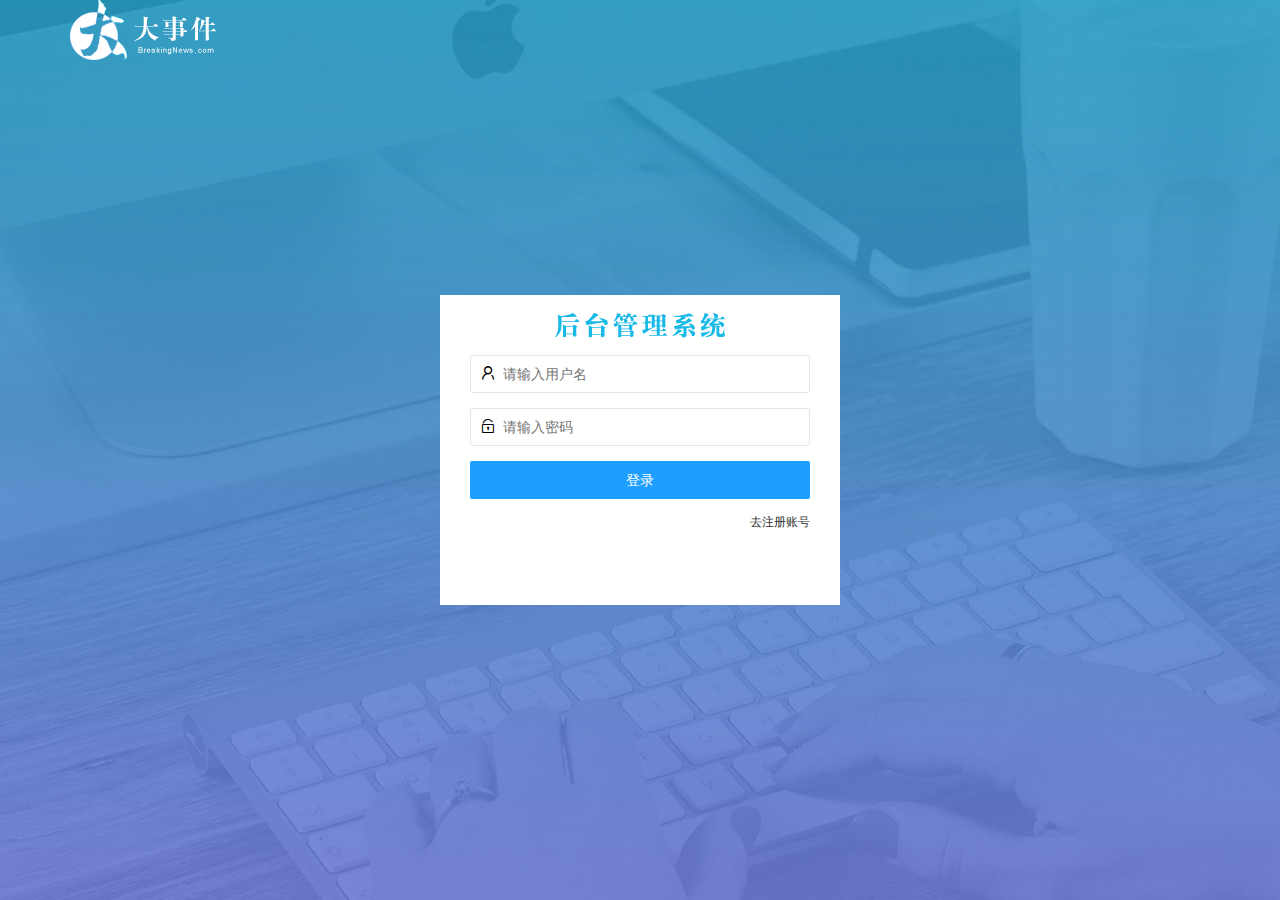
<file: login.html>
<!DOCTYPE html>
<html lang="en">

<head>
    <meta charset="UTF-8">
    <meta http-equiv="X-UA-Compatible" content="IE=edge">
    <meta name="viewport" content="width=device-width, initial-scale=1.0">
    <title>大事件-登录/注册</title>
    <link rel="stylesheet" href="assets/css/login.css">
    <!-- 导入layui -->
    <link rel="stylesheet" href="./assets/lib/layui/css/layui.css">
    <script src="./assets/lib/jquery.js"></script>
</head>

<body>
    <div class="layui-main">
        <img src="./assets/images/logo.png" alt="">
    </div>
    <!-- 登陆信息 -->
    <div class="loginAndRegBox">
        <div class="title-box"></div>
        <!-- 登陆的div -->
        <div class="login-box">
            <!-- 登陆的表单 -->
            <form class="layui-form" id="form_login">
                <!-- 用户名 -->
                <div class="layui-form-item">
                    <i class="layui-icon layui-icon-username"></i>   
                    <input type="text" name="username" required lay-verify="required" placeholder="请输入用户名"
                        autocomplete="off" class="layui-input">
                </div>
                <!-- 密码 -->
                <div class="layui-form-item">
                    <i class="layui-icon layui-icon-password"></i>   
                    <input type="password" name="password" required lay-verify="required|pwd" placeholder="请输入密码"
                        autocomplete="off" class="layui-input">
                </div>
                <!-- 按钮 -->
                <div class="layui-form-item">
                    <button class="layui-btn layui-btn-fluid layui-btn-normal" lay-submit lay-filter="formDemo">登录</button>
                </div>
                <div class="layui-form-item links">
                    <a href="javascript:;" id="link_reg">去注册账号</a>
                </div>
            </form>

          
        </div>
        <!-- 注册的div -->
        <div class="reg-box">
            <form class="layui-form" id="form_reg">
                <!-- 用户名 -->
                <div class="layui-form-item">
                    <i class="layui-icon layui-icon-username"></i>   
                    <input type="text" name="username" required lay-verify="required" placeholder="请输入用户名"
                        autocomplete="off" class="layui-input">
                </div>
                <!-- 密码 -->
                <div class="layui-form-item">
                    <i class="layui-icon layui-icon-password"></i>   
                    <input type="password" name="password" required lay-verify="required|pwd" placeholder="请输入密码"
                        autocomplete="off" class="layui-input">
                </div>
                <!-- 再次确认密码 -->
                <div class="layui-form-item">
                    <i class="layui-icon layui-icon-password"></i>   
                    <input type="password" name="repassword" required lay-verify="required|pwd|repwd" placeholder="再次确认密码"
                        autocomplete="off" class="layui-input">
                </div>
                <!-- 按钮 -->
                <div class="layui-form-item">
                    <button class="layui-btn layui-btn-fluid layui-btn-normal" lay-submit lay-filter="formDemo">注册</button>
                </div>

                <div class="layui-form-item links">
                    <a href="javascript:;" id="link_login">去登录</a>
                </div>
            </form>
        </div>
    </div>

    <script src="./assets/lib/layui/layui.all.js"></script>
    <script src="./assets/js/baseAPI.js"></script>
    <script src="./assets/js/login.js"></script>
</body>

</html>
</file>
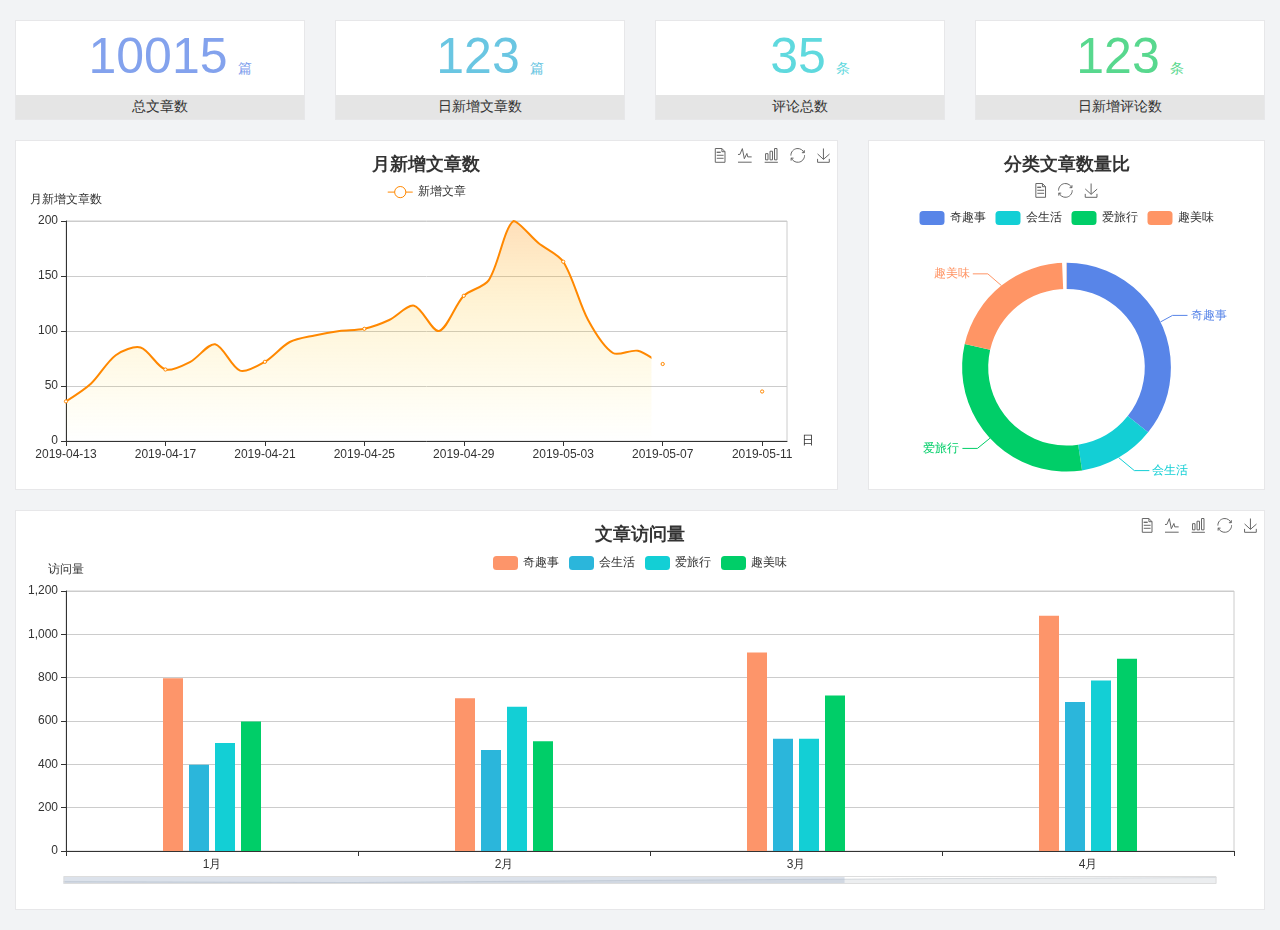
<file: home/dashboard.html>
<!DOCTYPE html>
<html lang="en">

<head>
  <meta charset="UTF-8">
  <meta name="viewport" content="width=device-width, initial-scale=1.0">
  <meta http-equiv="X-UA-Compatible" content="ie=edge">
  <title>图表统计</title>
  <link rel="stylesheet" href="../assets/lib/bootstrap.css" />
  <link rel="stylesheet" href="../assets/lib/main.css" />
  <script src="../assets/lib/jquery.js"></script>
  <script type="text/javascript" src="../assets/lib/echarts.min.js"></script>
</head>

<body>
  <div class="container-fluid">
    <div class="row spannel_list">
      <div class="col-sm-3 col-xs-6">
        <div class="spannel">
          <em>10015</em><span>篇</span>
          <b>总文章数</b>
        </div>
      </div>
      <div class="col-sm-3 col-xs-6">
        <div class="spannel scolor01">
          <em>123</em><span>篇</span>
          <b>日新增文章数</b>
        </div>
      </div>
      <div class="col-sm-3 col-xs-6">
        <div class="spannel scolor02">
          <em>35</em><span>条</span>
          <b>评论总数</b>
        </div>
      </div>
      <div class="col-sm-3 col-xs-6">
        <div class="spannel scolor03">
          <em>123</em><span>条</span>
          <b>日新增评论数</b>
        </div>
      </div>
    </div>
  </div>

  <div class="container-fluid">
    <div class="row curve-pie">
      <div class="col-lg-8 col-md-8">
        <div class="gragh_pannel" id="curve_show"></div>
      </div>
      <div class="col-lg-4 col-md-4">
        <div class="gragh_pannel" id="pie_show"></div>
      </div>
    </div>
  </div>

  <div class="container-fluid">
    <div class="column_pannel" id="column_show"></div>
  </div>

  <script>
    var oChart = echarts.init(document.getElementById('curve_show'));
    var aList_all = [
      { 'count': 36, 'date': '2019-04-13' },
      { 'count': 52, 'date': '2019-04-14' },
      { 'count': 78, 'date': '2019-04-15' },
      { 'count': 85, 'date': '2019-04-16' },
      { 'count': 65, 'date': '2019-04-17' },
      { 'count': 72, 'date': '2019-04-18' },
      { 'count': 88, 'date': '2019-04-19' },
      { 'count': 64, 'date': '2019-04-20' },
      { 'count': 72, 'date': '2019-04-21' },
      { 'count': 90, 'date': '2019-04-22' },
      { 'count': 96, 'date': '2019-04-23' },
      { 'count': 100, 'date': '2019-04-24' },
      { 'count': 102, 'date': '2019-04-25' },
      { 'count': 110, 'date': '2019-04-26' },
      { 'count': 123, 'date': '2019-04-27' },
      { 'count': 100, 'date': '2019-04-28' },
      { 'count': 132, 'date': '2019-04-29' },
      { 'count': 146, 'date': '2019-04-30' },
      { 'count': 200, 'date': '2019-05-01' },
      { 'count': 180, 'date': '2019-05-02' },
      { 'count': 163, 'date': '2019-05-03' },
      { 'count': 110, 'date': '2019-05-04' },
      { 'count': 80, 'date': '2019-05-05' },
      { 'count': 82, 'date': '2019-05-06' },
      { 'count': 70, 'date': '2019-05-07' },
      { 'count': 65, 'date': '2019-05-08' },
      { 'count': 54, 'date': '2019-05-09' },
      { 'count': 40, 'date': '2019-05-10' },
      { 'count': 45, 'date': '2019-05-11' },
      { 'count': 38, 'date': '2019-05-12' },
    ];

    let aCount = [];
    let aDate = [];

    for (var i = 0; i < aList_all.length; i++) {
      aCount.push(aList_all[i].count);
      aDate.push(aList_all[i].date);
    }

    var chartopt = {
      title: {
        text: '月新增文章数',
        left: 'center',
        top: '10'
      },
      tooltip: {
        trigger: 'axis'
      },
      legend: {
        data: ['新增文章'],
        top: '40'
      },
      toolbox: {
        show: true,
        feature: {
          mark: { show: true },
          dataView: { show: true, readOnly: false },
          magicType: { show: true, type: ['line', 'bar'] },
          restore: { show: true },
          saveAsImage: { show: true }
        }
      },
      calculable: true,
      xAxis: [
        {
          name: '日',
          type: 'category',
          boundaryGap: false,
          data: aDate
        }
      ],
      yAxis: [
        {
          name: '月新增文章数',
          type: 'value'
        }
      ],
      series: [
        {
          name: '新增文章',
          type: 'line',
          smooth: true,
          itemStyle: { normal: { areaStyle: { type: 'default' }, color: '#f80' }, lineStyle: { color: '#f80' } },
          data: aCount
        }],
      areaStyle: {
        normal: {
          color: new echarts.graphic.LinearGradient(0, 0, 0, 1, [{
            offset: 0,
            color: 'rgba(255,136,0,0.39)'
          }, {
            offset: .34,
            color: 'rgba(255,180,0,0.25)'
          }, {
            offset: 1,
            color: 'rgba(255,222,0,0.00)'
          }])

        }
      },
      grid: {
        show: true,
        x: 50,
        x2: 50,
        y: 80,
        height: 220
      }
    };

    oChart.setOption(chartopt);


    var oPie = echarts.init(document.getElementById('pie_show'));
    var oPieopt =
    {
      title: {
        top: 10,
        text: '分类文章数量比',
        x: 'center'
      },
      tooltip: {
        trigger: 'item',
        formatter: "{a} <br/>{b} : {c} ({d}%)"
      },
      color: ['#5885e8', '#13cfd5', '#00ce68', '#ff9565'],
      legend: {
        x: 'center',
        top: 65,
        data: ['奇趣事', '会生活', '爱旅行', '趣美味']
      },
      toolbox: {
        show: true,
        x: 'center',
        top: 35,
        feature: {
          mark: { show: true },
          dataView: { show: true, readOnly: false },
          magicType: {
            show: true,
            type: ['pie', 'funnel'],
            option: {
              funnel: {
                x: '25%',
                width: '50%',
                funnelAlign: 'left',
                max: 1548
              }
            }
          },
          restore: { show: true },
          saveAsImage: { show: true }
        }
      },
      calculable: true,
      series: [
        {
          name: '访问来源',
          type: 'pie',
          radius: ['45%', '60%'],
          center: ['50%', '65%'],
          data: [
            { value: 300, name: '奇趣事' },
            { value: 100, name: '会生活' },
            { value: 260, name: '爱旅行' },
            { value: 180, name: '趣美味' }
          ]
        }
      ]
    };
    oPie.setOption(oPieopt);



    var oColumn = this.echarts.init(document.getElementById('column_show'));
    var oColumnopt =
    {
      title: {
        text: '文章访问量',
        left: 'center',
        top: '10'
      },
      tooltip: {
        trigger: 'axis'
      },
      legend: {
        data: ['奇趣事', '会生活', '爱旅行', '趣美味'],
        top: '40'
      },
      toolbox: {
        show: true,
        feature: {
          mark: { show: true },
          dataView: { show: true, readOnly: false },
          magicType: { show: true, type: ['line', 'bar'] },
          restore: { show: true },
          saveAsImage: { show: true }
        }
      },
      calculable: true,
      xAxis: [
        {
          type: 'category',
          data: ['1月', '2月', '3月', '4月', '5月']
        }
      ],
      yAxis: [
        {
          name: '访问量',
          type: 'value'
        }
      ],
      series: [
        {
          name: '奇趣事',
          type: 'bar',
          barWidth: 20,
          itemStyle: {
            normal: { areaStyle: { type: 'default' }, color: '#fd956a' }
          },
          data: [800, 708, 920, 1090, 1200]
        },
        {
          name: '会生活',
          type: 'bar',
          barWidth: 20,
          itemStyle: {
            normal: { areaStyle: { type: 'default' }, color: '#2bb6db' }
          },
          data: [400, 468, 520, 690, 800]
        },
        {
          name: '爱旅行',
          type: 'bar',
          barWidth: 20,
          itemStyle: {
            normal: { areaStyle: { type: 'default' }, color: '#13cfd5' }
          },
          data: [500, 668, 520, 790, 900]
        },
        {
          name: '趣美味',
          type: 'bar',
          barWidth: 20,
          itemStyle: {
            normal: { areaStyle: { type: 'default' }, color: '#00ce68' }
          },
          data: [600, 508, 720, 890, 1000]
        }
      ],
      grid: {
        show: true,
        x: 50,
        x2: 30,
        y: 80,
        height: 260
      },
      dataZoom: [//给x轴设置滚动条
        {
          start: 0,//默认为0
          end: 100 - 1000 / 31,//默认为100
          type: 'slider',
          show: true,
          xAxisIndex: [0],
          handleSize: 0,//滑动条的 左右2个滑动条的大小
          height: 8,//组件高度
          left: 45, //左边的距离
          right: 50,//右边的距离
          bottom: 26,//右边的距离
          handleColor: '#ddd',//h滑动图标的颜色
          handleStyle: {
            borderColor: "#cacaca",
            borderWidth: "1",
            shadowBlur: 2,
            background: "#ddd",
            shadowColor: "#ddd",
          }
        }]
    };
    oColumn.setOption(oColumnopt);
  </script>
</body>

</html>
</file>
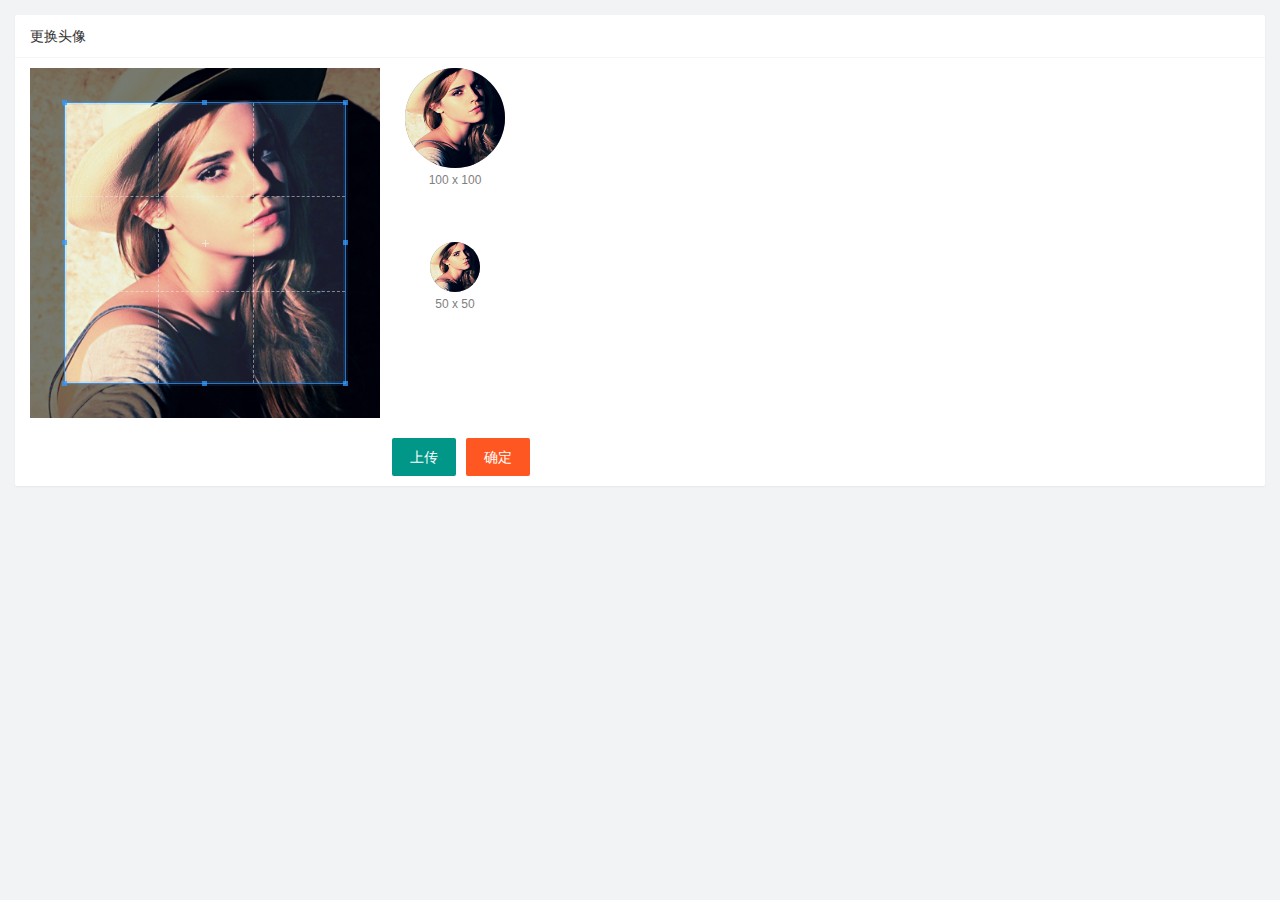
<file: user/user_avatar.html>
<!DOCTYPE html>
<html lang="en">
  <head>
    <meta charset="UTF-8" />
    <meta name="viewport" content="width=device-width, initial-scale=1.0" />
    <title>Document</title>
    <link rel="stylesheet" href="../assets/lib/layui/css/layui.css" />
    <link rel="stylesheet" href="../assets/lib/cropper/cropper.css" />
    <link rel="stylesheet" href="../assets/css/user/user_avatar.css" />
  </head>
  <body>
    <!-- 卡片区域 -->
    <div class="layui-card">
      <div class="layui-card-header">更换头像</div>
      <div class="layui-card-body">
        <!-- 第一行的图片裁剪和预览区域 -->
        <div class="row1">
          <!-- 图片裁剪区域 -->
          <div class="cropper-box">
            <!-- 这个 img 标签很重要，将来会把它初始化为裁剪区域 -->
            <img id="image" src="../assets/images/sample.jpg" />
          </div>
          <!-- 图片的预览区域 -->
          <div class="preview-box">
            <div>
              <!-- 宽高为 100px 的预览区域 -->
              <div class="img-preview w100"></div>
              <p class="size">100 x 100</p>
            </div>
            <div>
              <!-- 宽高为 50px 的预览区域 -->
              <div class="img-preview w50"></div>
              <p class="size">50 x 50</p>
            </div>
          </div>
        </div>

        <!-- 第二行的按钮区域 -->
        <div class="row2">
          <!-- 通过 accept 属性，可以指定，允许用户选择什么类型的文件 -->
          <input type="file" id="file" accept="image/png,image/jpeg" />
          <button type="button" class="layui-btn" id="btnChooseImage">上传</button>
          <button type="button" class="layui-btn layui-btn-danger" id="btnUpload">确定</button>
        </div>
      </div>
    </div>

    <script src="../assets/lib/layui/layui.all.js"></script>
    <script src="../assets/lib/jquery.js"></script>
    <script src="../assets/lib/cropper/Cropper.js"></script>
    <script src="../assets/lib/cropper/jquery-cropper.js"></script>
    <script src="../assets/js/baseAPI.js"></script>
    <script src="../assets/js/user/user_avatar.js"></script>
  </body>
</html>
</file>
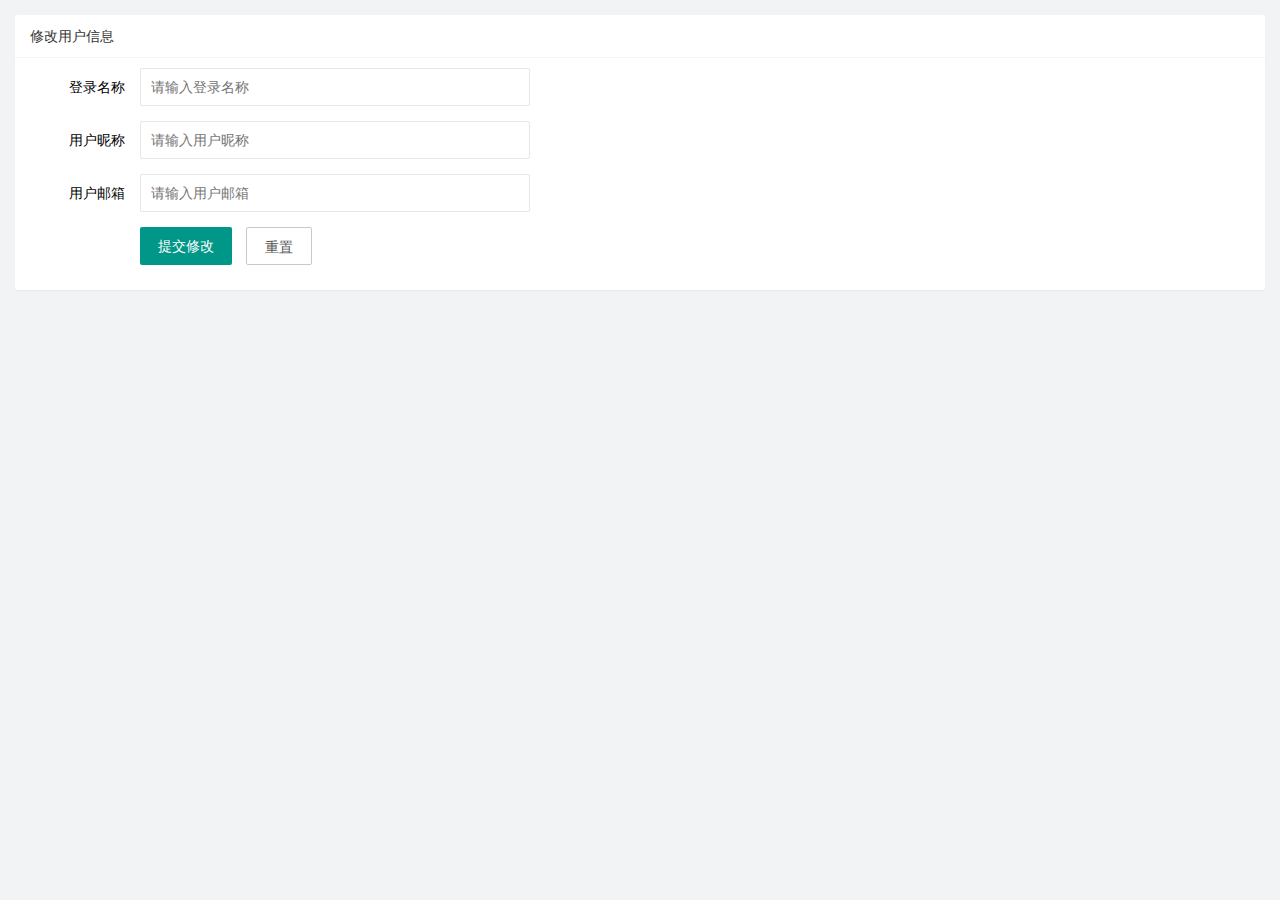
<file: user/user_info.html>
<!DOCTYPE html>
<html lang="en">
<head>
    <meta charset="UTF-8">
    <meta http-equiv="X-UA-Compatible" content="IE=edge">
    <meta name="viewport" content="width=device-width, initial-scale=1.0">
    <title>Document</title>
    <link rel="stylesheet" href="../assets/lib/layui/css/layui.css">
    <link rel="stylesheet" href="../assets/css/user/user_info.css">
</head>
<body>
    <div class="layui-card">
        <div class="layui-card-header">修改用户信息</div>
        <div class="layui-card-body">
            <form class="layui-form" lay-filter="formUserInfo">
                <!-- 隐藏域  -->
                <input type="hidden" name="id"/>
                <div class="layui-form-item">
                  <label class="layui-form-label">登录名称</label>
                  <div class="layui-input-block">
                    <input type="text" name="username" placeholder="请输入登录名称" autocomplete="off" class="layui-input" readonly>
                  </div>
                </div>
                <div class="layui-form-item">
                    <label class="layui-form-label">用户昵称</label>
                    <div class="layui-input-block">
                      <input type="text" name="nickname" required lay-verify="required|nickname" placeholder="请输入用户昵称" autocomplete="off" class="layui-input">
                    </div>
                  </div>
                  <div class="layui-form-item">
                    <label class="layui-form-label">用户邮箱</label>
                    <div class="layui-input-block">
                      <input type="text" name="email" required lay-verify="required|email" placeholder="请输入用户邮箱" autocomplete="off" class="layui-input">
                    </div>
                  </div>

                <div class="layui-form-item">
                    <div class="layui-input-block">
                      <button class="layui-btn" lay-submit lay-filter="*">提交修改</button>
                      <button type="reset" class="layui-btn layui-btn-primary" id="btnReset">重置</button>
                    </div>
                  </div>
                </form>
        </div>
      </div>

      <script src="../assets/lib/layui/layui.all.js"></script>
      <script src="../assets/lib/jquery.js"></script>
      <script src="../assets/js/baseAPI.js"></script>
      <script src="../assets/js/user/user_info.js"></script>
</body>
</html>
</file>
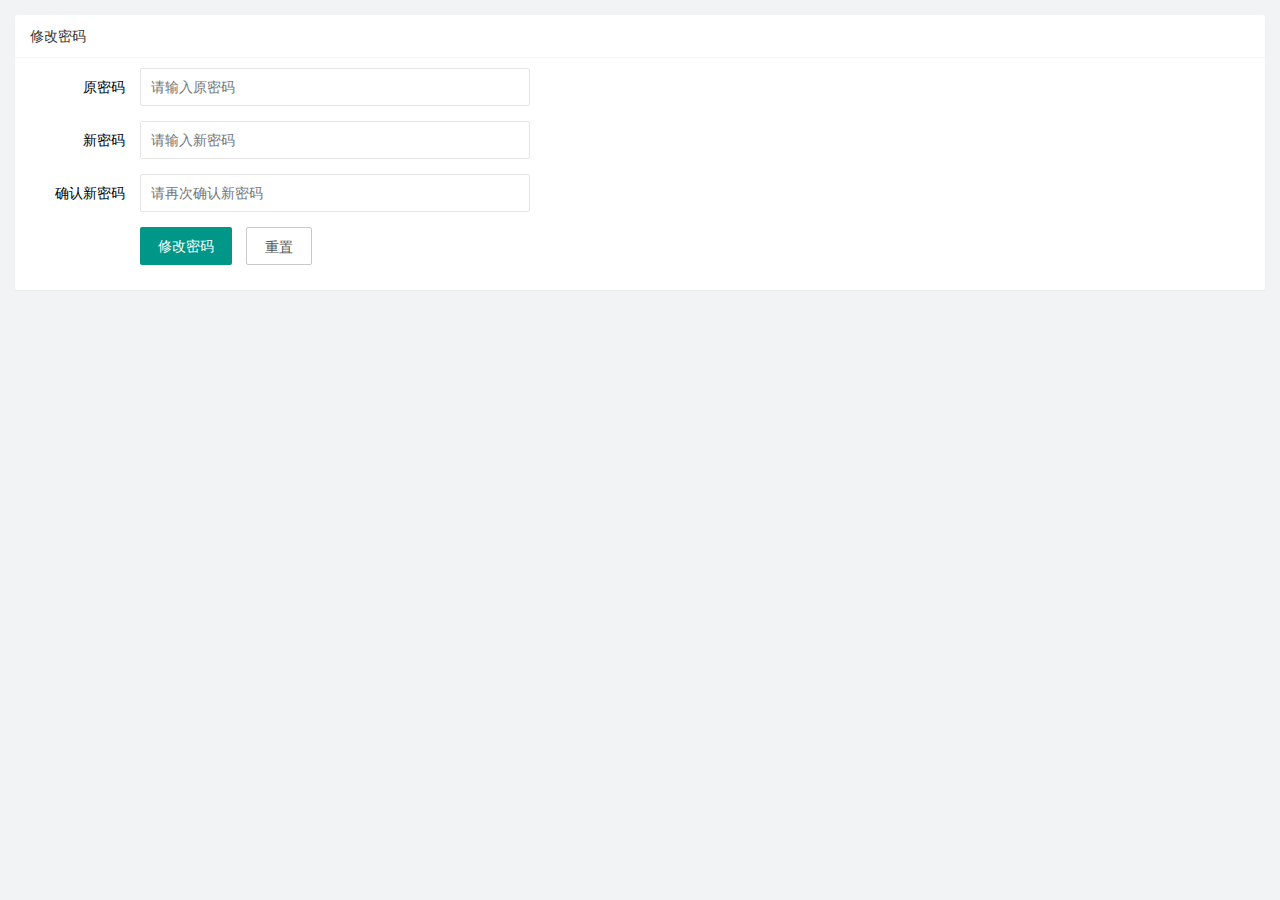
<file: user/user_pwd.html>
<!DOCTYPE html>
<html lang="en">

<head>
    <meta charset="UTF-8">
    <meta http-equiv="X-UA-Compatible" content="IE=edge">
    <meta name="viewport" content="width=device-width, initial-scale=1.0">
    <title>Document</title>
    <link rel="stylesheet" href="../assets/lib/layui/css/layui.css">
    <link rel="stylesheet" href="../assets/css/user/user_pwd.css">
</head>

<body>
    <div class="layui-card">
        <div class="layui-card-header">修改密码</div>
        <div class="layui-card-body">
            <form class="layui-form">
                <!-- 隐藏域  -->
                <input type="hidden" name="id" />
                <div class="layui-form-item">
                    <label class="layui-form-label">原密码</label>
                    <div class="layui-input-block">
                        <input type="password" name="oldPwd" required lay-verify="required|pwd" placeholder="请输入原密码"
                            autocomplete="off" class="layui-input">
                    </div>
                </div>
                <div class="layui-form-item">
                    <label class="layui-form-label">新密码</label>
                    <div class="layui-input-block">
                        <input type="password" name="newPwd" required lay-verify="required|pwd|samePwd"
                            placeholder="请输入新密码" autocomplete="off" class="layui-input">
                    </div>
                </div>
                <div class="layui-form-item">
                    <label class="layui-form-label">确认新密码</label>
                    <div class="layui-input-block">
                        <input type="password" name="rePwd" required lay-verify="required|pwd|rePwd"
                            placeholder="请再次确认新密码" autocomplete="off" class="layui-input">
                    </div>
                </div>

                <div class="layui-form-item">
                    <div class="layui-input-block">
                        <button class="layui-btn" lay-submit lay-filter="formDemo">修改密码</button>
                        <button type="reset" class="layui-btn layui-btn-primary">重置</button>
                    </div>
                </div>
            </form>
        </div>
    </div>

    <script src="../assets/lib/layui/layui.all.js"></script>
    <script src="../assets/lib/jquery.js"></script>
    <script src="../assets/js/baseAPI.js"></script>
    <script src="../assets/js/user/user_pwd.js"></script>
</body>

</html>
</file>
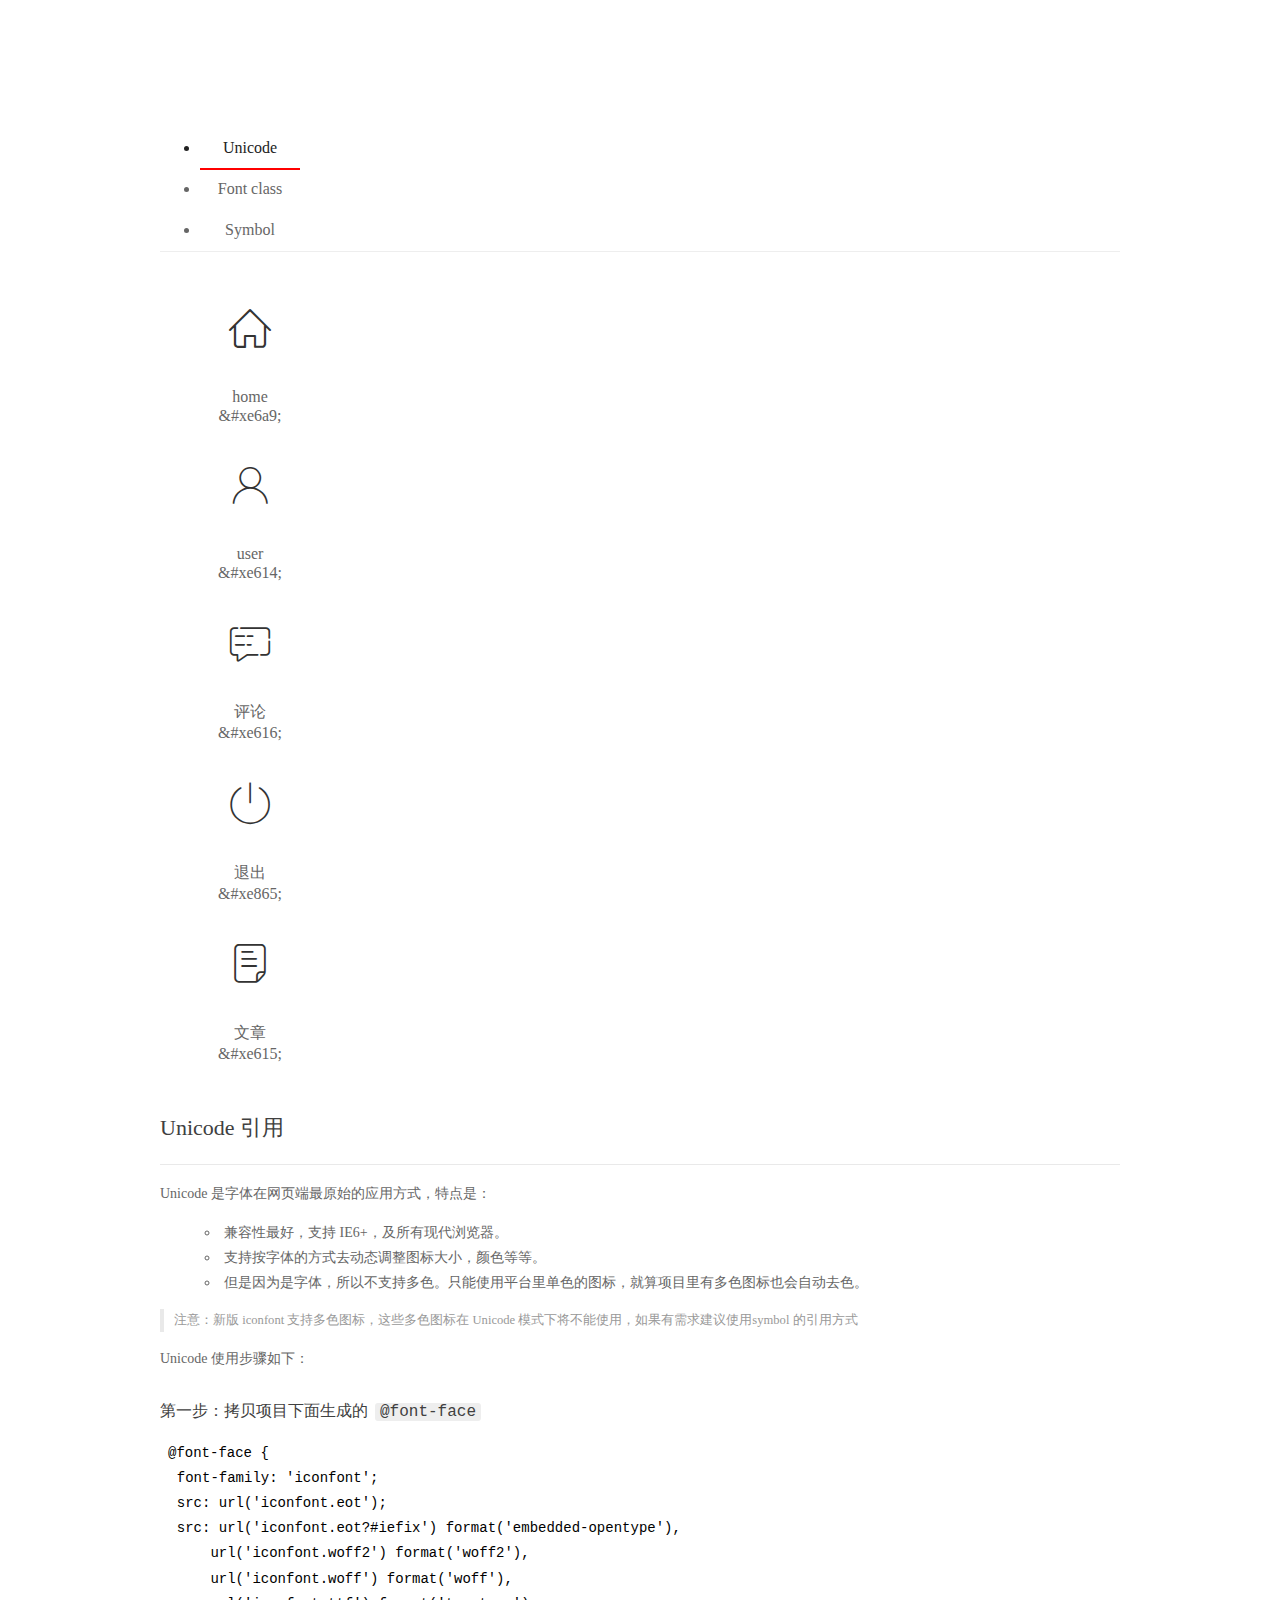
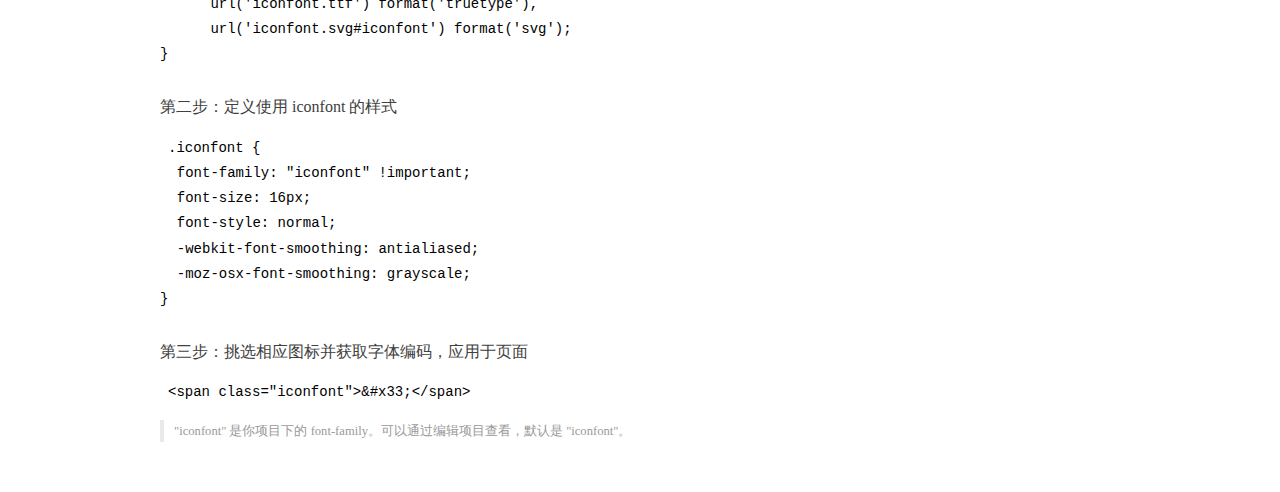
<file: assets/fonts/demo_index.html>
<!DOCTYPE html>
<html>
<head>
  <meta charset="utf-8"/>
  <title>IconFont Demo</title>
  <link rel="shortcut icon" href="https://gtms04.alicdn.com/tps/i4/TB1_oz6GVXXXXaFXpXXJDFnIXXX-64-64.ico" type="image/x-icon"/>
  <link rel="stylesheet" href="https://g.alicdn.com/thx/cube/1.3.2/cube.min.css">
  <link rel="stylesheet" href="demo.css">
  <link rel="stylesheet" href="iconfont.css">
  <script src="iconfont.js"></script>
  <!-- jQuery -->
  <script src="https://a1.alicdn.com/oss/uploads/2018/12/26/7bfddb60-08e8-11e9-9b04-53e73bb6408b.js"></script>
  <!-- 代码高亮 -->
  <script src="https://a1.alicdn.com/oss/uploads/2018/12/26/a3f714d0-08e6-11e9-8a15-ebf944d7534c.js"></script>
</head>
<body>
  <div class="main">
    <h1 class="logo"><a href="https://www.iconfont.cn/" title="iconfont 首页" target="_blank">&#xe86b;</a></h1>
    <div class="nav-tabs">
      <ul id="tabs" class="dib-box">
        <li class="dib active"><span>Unicode</span></li>
        <li class="dib"><span>Font class</span></li>
        <li class="dib"><span>Symbol</span></li>
      </ul>
      
    </div>
    <div class="tab-container">
      <div class="content unicode" style="display: block;">
          <ul class="icon_lists dib-box">
          
            <li class="dib">
              <span class="icon iconfont">&#xe6a9;</span>
                <div class="name">home</div>
                <div class="code-name">&amp;#xe6a9;</div>
              </li>
          
            <li class="dib">
              <span class="icon iconfont">&#xe614;</span>
                <div class="name">user</div>
                <div class="code-name">&amp;#xe614;</div>
              </li>
          
            <li class="dib">
              <span class="icon iconfont">&#xe616;</span>
                <div class="name">评论</div>
                <div class="code-name">&amp;#xe616;</div>
              </li>
          
            <li class="dib">
              <span class="icon iconfont">&#xe865;</span>
                <div class="name">退出</div>
                <div class="code-name">&amp;#xe865;</div>
              </li>
          
            <li class="dib">
              <span class="icon iconfont">&#xe615;</span>
                <div class="name">文章</div>
                <div class="code-name">&amp;#xe615;</div>
              </li>
          
          </ul>
          <div class="article markdown">
          <h2 id="unicode-">Unicode 引用</h2>
          <hr>

          <p>Unicode 是字体在网页端最原始的应用方式，特点是：</p>
          <ul>
            <li>兼容性最好，支持 IE6+，及所有现代浏览器。</li>
            <li>支持按字体的方式去动态调整图标大小，颜色等等。</li>
            <li>但是因为是字体，所以不支持多色。只能使用平台里单色的图标，就算项目里有多色图标也会自动去色。</li>
          </ul>
          <blockquote>
            <p>注意：新版 iconfont 支持多色图标，这些多色图标在 Unicode 模式下将不能使用，如果有需求建议使用symbol 的引用方式</p>
          </blockquote>
          <p>Unicode 使用步骤如下：</p>
          <h3 id="-font-face">第一步：拷贝项目下面生成的 <code>@font-face</code></h3>
<pre><code class="language-css"
>@font-face {
  font-family: 'iconfont';
  src: url('iconfont.eot');
  src: url('iconfont.eot?#iefix') format('embedded-opentype'),
      url('iconfont.woff2') format('woff2'),
      url('iconfont.woff') format('woff'),
      url('iconfont.ttf') format('truetype'),
      url('iconfont.svg#iconfont') format('svg');
}
</code></pre>
          <h3 id="-iconfont-">第二步：定义使用 iconfont 的样式</h3>
<pre><code class="language-css"
>.iconfont {
  font-family: "iconfont" !important;
  font-size: 16px;
  font-style: normal;
  -webkit-font-smoothing: antialiased;
  -moz-osx-font-smoothing: grayscale;
}
</code></pre>
          <h3 id="-">第三步：挑选相应图标并获取字体编码，应用于页面</h3>
<pre>
<code class="language-html"
>&lt;span class="iconfont"&gt;&amp;#x33;&lt;/span&gt;
</code></pre>
          <blockquote>
            <p>"iconfont" 是你项目下的 font-family。可以通过编辑项目查看，默认是 "iconfont"。</p>
          </blockquote>
          </div>
      </div>
      <div class="content font-class">
        <ul class="icon_lists dib-box">
          
          <li class="dib">
            <span class="icon iconfont icon-home"></span>
            <div class="name">
              home
            </div>
            <div class="code-name">.icon-home
            </div>
          </li>
          
          <li class="dib">
            <span class="icon iconfont icon-user"></span>
            <div class="name">
              user
            </div>
            <div class="code-name">.icon-user
            </div>
          </li>
          
          <li class="dib">
            <span class="icon iconfont icon-pinglun"></span>
            <div class="name">
              评论
            </div>
            <div class="code-name">.icon-pinglun
            </div>
          </li>
          
          <li class="dib">
            <span class="icon iconfont icon-tuichu"></span>
            <div class="name">
              退出
            </div>
            <div class="code-name">.icon-tuichu
            </div>
          </li>
          
          <li class="dib">
            <span class="icon iconfont icon-16"></span>
            <div class="name">
              文章
            </div>
            <div class="code-name">.icon-16
            </div>
          </li>
          
        </ul>
        <div class="article markdown">
        <h2 id="font-class-">font-class 引用</h2>
        <hr>

        <p>font-class 是 Unicode 使用方式的一种变种，主要是解决 Unicode 书写不直观，语意不明确的问题。</p>
        <p>与 Unicode 使用方式相比，具有如下特点：</p>
        <ul>
          <li>兼容性良好，支持 IE8+，及所有现代浏览器。</li>
          <li>相比于 Unicode 语意明确，书写更直观。可以很容易分辨这个 icon 是什么。</li>
          <li>因为使用 class 来定义图标，所以当要替换图标时，只需要修改 class 里面的 Unicode 引用。</li>
          <li>不过因为本质上还是使用的字体，所以多色图标还是不支持的。</li>
        </ul>
        <p>使用步骤如下：</p>
        <h3 id="-fontclass-">第一步：引入项目下面生成的 fontclass 代码：</h3>
<pre><code class="language-html">&lt;link rel="stylesheet" href="./iconfont.css"&gt;
</code></pre>
        <h3 id="-">第二步：挑选相应图标并获取类名，应用于页面：</h3>
<pre><code class="language-html">&lt;span class="iconfont icon-xxx"&gt;&lt;/span&gt;
</code></pre>
        <blockquote>
          <p>"
            iconfont" 是你项目下的 font-family。可以通过编辑项目查看，默认是 "iconfont"。</p>
        </blockquote>
      </div>
      </div>
      <div class="content symbol">
          <ul class="icon_lists dib-box">
          
            <li class="dib">
                <svg class="icon svg-icon" aria-hidden="true">
                  <use xlink:href="#icon-home"></use>
                </svg>
                <div class="name">home</div>
                <div class="code-name">#icon-home</div>
            </li>
          
            <li class="dib">
                <svg class="icon svg-icon" aria-hidden="true">
                  <use xlink:href="#icon-user"></use>
                </svg>
                <div class="name">user</div>
                <div class="code-name">#icon-user</div>
            </li>
          
            <li class="dib">
                <svg class="icon svg-icon" aria-hidden="true">
                  <use xlink:href="#icon-pinglun"></use>
                </svg>
                <div class="name">评论</div>
                <div class="code-name">#icon-pinglun</div>
            </li>
          
            <li class="dib">
                <svg class="icon svg-icon" aria-hidden="true">
                  <use xlink:href="#icon-tuichu"></use>
                </svg>
                <div class="name">退出</div>
                <div class="code-name">#icon-tuichu</div>
            </li>
          
            <li class="dib">
                <svg class="icon svg-icon" aria-hidden="true">
                  <use xlink:href="#icon-16"></use>
                </svg>
                <div class="name">文章</div>
                <div class="code-name">#icon-16</div>
            </li>
          
          </ul>
          <div class="article markdown">
          <h2 id="symbol-">Symbol 引用</h2>
          <hr>

          <p>这是一种全新的使用方式，应该说这才是未来的主流，也是平台目前推荐的用法。相关介绍可以参考这篇<a href="">文章</a>
            这种用法其实是做了一个 SVG 的集合，与另外两种相比具有如下特点：</p>
          <ul>
            <li>支持多色图标了，不再受单色限制。</li>
            <li>通过一些技巧，支持像字体那样，通过 <code>font-size</code>, <code>color</code> 来调整样式。</li>
            <li>兼容性较差，支持 IE9+，及现代浏览器。</li>
            <li>浏览器渲染 SVG 的性能一般，还不如 png。</li>
          </ul>
          <p>使用步骤如下：</p>
          <h3 id="-symbol-">第一步：引入项目下面生成的 symbol 代码：</h3>
<pre><code class="language-html">&lt;script src="./iconfont.js"&gt;&lt;/script&gt;
</code></pre>
          <h3 id="-css-">第二步：加入通用 CSS 代码（引入一次就行）：</h3>
<pre><code class="language-html">&lt;style&gt;
.icon {
  width: 1em;
  height: 1em;
  vertical-align: -0.15em;
  fill: currentColor;
  overflow: hidden;
}
&lt;/style&gt;
</code></pre>
          <h3 id="-">第三步：挑选相应图标并获取类名，应用于页面：</h3>
<pre><code class="language-html">&lt;svg class="icon" aria-hidden="true"&gt;
  &lt;use xlink:href="#icon-xxx"&gt;&lt;/use&gt;
&lt;/svg&gt;
</code></pre>
          </div>
      </div>

    </div>
  </div>
  <script>
  $(document).ready(function () {
      $('.tab-container .content:first').show()

      $('#tabs li').click(function (e) {
        var tabContent = $('.tab-container .content')
        var index = $(this).index()

        if ($(this).hasClass('active')) {
          return
        } else {
          $('#tabs li').removeClass('active')
          $(this).addClass('active')

          tabContent.hide().eq(index).fadeIn()
        }
      })
    })
  </script>
</body>
</html>
</file>
<file: assets/css/login.css>
html,
body{
    margin: 0;
    padding: 0;
    height: 100%;
    width: 100%;
    background: url('../images/login_bg.jpg') no-repeat center;
    background-size: cover;
}

/* 登录信息 */
.loginAndRegBox{
    width:400px;
    height:310px;
    position:absolute;
    left:50%;
    top:50%;
    transform: translate(-50%,-50%);
    background-color:#fff;
}
.title-box{
    height:60px;
    background: url('../images/login_title.png') no-repeat center;
}
.reg-box{
    display:none;
}
.layui-form{
    padding:0 30px;
}
.links{
    display:flex;
    justify-content:flex-end;
}
.links a {
    font-size:12px;
}
.layui-form-item{
    position:relative;
}
.layui-icon{
    position: absolute;
    top:10px;
    left:10px;
}
.layui-form-item .layui-input{
    padding-left:32px;
}
</file>
<file: assets/lib/layui/css/layui.css>
/** layui-v2.5.5 MIT License By https://www.layui.com */
 .layui-inline,img{display:inline-block;vertical-align:middle}h1,h2,h3,h4,h5,h6{font-weight:400}.layui-edge,.layui-header,.layui-inline,.layui-main{position:relative}.layui-body,.layui-edge,.layui-elip{overflow:hidden}.layui-btn,.layui-edge,.layui-inline,img{vertical-align:middle}.layui-btn,.layui-disabled,.layui-icon,.layui-unselect{-moz-user-select:none;-webkit-user-select:none;-ms-user-select:none}.layui-elip,.layui-form-checkbox span,.layui-form-pane .layui-form-label{text-overflow:ellipsis;white-space:nowrap}.layui-breadcrumb,.layui-tree-btnGroup{visibility:hidden}blockquote,body,button,dd,div,dl,dt,form,h1,h2,h3,h4,h5,h6,input,li,ol,p,pre,td,textarea,th,ul{margin:0;padding:0;-webkit-tap-highlight-color:rgba(0,0,0,0)}a:active,a:hover{outline:0}img{border:none}li{list-style:none}table{border-collapse:collapse;border-spacing:0}h4,h5,h6{font-size:100%}button,input,optgroup,option,select,textarea{font-family:inherit;font-size:inherit;font-style:inherit;font-weight:inherit;outline:0}pre{white-space:pre-wrap;white-space:-moz-pre-wrap;white-space:-pre-wrap;white-space:-o-pre-wrap;word-wrap:break-word}body{line-height:24px;font:14px Helvetica Neue,Helvetica,PingFang SC,Tahoma,Arial,sans-serif}hr{height:1px;margin:10px 0;border:0;clear:both}a{color:#333;text-decoration:none}a:hover{color:#777}a cite{font-style:normal;*cursor:pointer}.layui-border-box,.layui-border-box *{box-sizing:border-box}.layui-box,.layui-box *{box-sizing:content-box}.layui-clear{clear:both;*zoom:1}.layui-clear:after{content:'\20';clear:both;*zoom:1;display:block;height:0}.layui-inline{*display:inline;*zoom:1}.layui-edge{display:inline-block;width:0;height:0;border-width:6px;border-style:dashed;border-color:transparent}.layui-edge-top{top:-4px;border-bottom-color:#999;border-bottom-style:solid}.layui-edge-right{border-left-color:#999;border-left-style:solid}.layui-edge-bottom{top:2px;border-top-color:#999;border-top-style:solid}.layui-edge-left{border-right-color:#999;border-right-style:solid}.layui-disabled,.layui-disabled:hover{color:#d2d2d2!important;cursor:not-allowed!important}.layui-circle{border-radius:100%}.layui-show{display:block!important}.layui-hide{display:none!important}@font-face{font-family:layui-icon;src:url(../font/iconfont.eot?v=250);src:url(../font/iconfont.eot?v=250#iefix) format('embedded-opentype'),url(../font/iconfont.woff2?v=250) format('woff2'),url(../font/iconfont.woff?v=250) format('woff'),url(../font/iconfont.ttf?v=250) format('truetype'),url(../font/iconfont.svg?v=250#layui-icon) format('svg')}.layui-icon{font-family:layui-icon!important;font-size:16px;font-style:normal;-webkit-font-smoothing:antialiased;-moz-osx-font-smoothing:grayscale}.layui-icon-reply-fill:before{content:"\e611"}.layui-icon-set-fill:before{content:"\e614"}.layui-icon-menu-fill:before{content:"\e60f"}.layui-icon-search:before{content:"\e615"}.layui-icon-share:before{content:"\e641"}.layui-icon-set-sm:before{content:"\e620"}.layui-icon-engine:before{content:"\e628"}.layui-icon-close:before{content:"\1006"}.layui-icon-close-fill:before{content:"\1007"}.layui-icon-chart-screen:before{content:"\e629"}.layui-icon-star:before{content:"\e600"}.layui-icon-circle-dot:before{content:"\e617"}.layui-icon-chat:before{content:"\e606"}.layui-icon-release:before{content:"\e609"}.layui-icon-list:before{content:"\e60a"}.layui-icon-chart:before{content:"\e62c"}.layui-icon-ok-circle:before{content:"\1005"}.layui-icon-layim-theme:before{content:"\e61b"}.layui-icon-table:before{content:"\e62d"}.layui-icon-right:before{content:"\e602"}.layui-icon-left:before{content:"\e603"}.layui-icon-cart-simple:before{content:"\e698"}.layui-icon-face-cry:before{content:"\e69c"}.layui-icon-face-smile:before{content:"\e6af"}.layui-icon-survey:before{content:"\e6b2"}.layui-icon-tree:before{content:"\e62e"}.layui-icon-upload-circle:before{content:"\e62f"}.layui-icon-add-circle:before{content:"\e61f"}.layui-icon-download-circle:before{content:"\e601"}.layui-icon-templeate-1:before{content:"\e630"}.layui-icon-util:before{content:"\e631"}.layui-icon-face-surprised:before{content:"\e664"}.layui-icon-edit:before{content:"\e642"}.layui-icon-speaker:before{content:"\e645"}.layui-icon-down:before{content:"\e61a"}.layui-icon-file:before{content:"\e621"}.layui-icon-layouts:before{content:"\e632"}.layui-icon-rate-half:before{content:"\e6c9"}.layui-icon-add-circle-fine:before{content:"\e608"}.layui-icon-prev-circle:before{content:"\e633"}.layui-icon-read:before{content:"\e705"}.layui-icon-404:before{content:"\e61c"}.layui-icon-carousel:before{content:"\e634"}.layui-icon-help:before{content:"\e607"}.layui-icon-code-circle:before{content:"\e635"}.layui-icon-water:before{content:"\e636"}.layui-icon-username:before{content:"\e66f"}.layui-icon-find-fill:before{content:"\e670"}.layui-icon-about:before{content:"\e60b"}.layui-icon-location:before{content:"\e715"}.layui-icon-up:before{content:"\e619"}.layui-icon-pause:before{content:"\e651"}.layui-icon-date:before{content:"\e637"}.layui-icon-layim-uploadfile:before{content:"\e61d"}.layui-icon-delete:before{content:"\e640"}.layui-icon-play:before{content:"\e652"}.layui-icon-top:before{content:"\e604"}.layui-icon-friends:before{content:"\e612"}.layui-icon-refresh-3:before{content:"\e9aa"}.layui-icon-ok:before{content:"\e605"}.layui-icon-layer:before{content:"\e638"}.layui-icon-face-smile-fine:before{content:"\e60c"}.layui-icon-dollar:before{content:"\e659"}.layui-icon-group:before{content:"\e613"}.layui-icon-layim-download:before{content:"\e61e"}.layui-icon-picture-fine:before{content:"\e60d"}.layui-icon-link:before{content:"\e64c"}.layui-icon-diamond:before{content:"\e735"}.layui-icon-log:before{content:"\e60e"}.layui-icon-rate-solid:before{content:"\e67a"}.layui-icon-fonts-del:before{content:"\e64f"}.layui-icon-unlink:before{content:"\e64d"}.layui-icon-fonts-clear:before{content:"\e639"}.layui-icon-triangle-r:before{content:"\e623"}.layui-icon-circle:before{content:"\e63f"}.layui-icon-radio:before{content:"\e643"}.layui-icon-align-center:before{content:"\e647"}.layui-icon-align-right:before{content:"\e648"}.layui-icon-align-left:before{content:"\e649"}.layui-icon-loading-1:before{content:"\e63e"}.layui-icon-return:before{content:"\e65c"}.layui-icon-fonts-strong:before{content:"\e62b"}.layui-icon-upload:before{content:"\e67c"}.layui-icon-dialogue:before{content:"\e63a"}.layui-icon-video:before{content:"\e6ed"}.layui-icon-headset:before{content:"\e6fc"}.layui-icon-cellphone-fine:before{content:"\e63b"}.layui-icon-add-1:before{content:"\e654"}.layui-icon-face-smile-b:before{content:"\e650"}.layui-icon-fonts-html:before{content:"\e64b"}.layui-icon-form:before{content:"\e63c"}.layui-icon-cart:before{content:"\e657"}.layui-icon-camera-fill:before{content:"\e65d"}.layui-icon-tabs:before{content:"\e62a"}.layui-icon-fonts-code:before{content:"\e64e"}.layui-icon-fire:before{content:"\e756"}.layui-icon-set:before{content:"\e716"}.layui-icon-fonts-u:before{content:"\e646"}.layui-icon-triangle-d:before{content:"\e625"}.layui-icon-tips:before{content:"\e702"}.layui-icon-picture:before{content:"\e64a"}.layui-icon-more-vertical:before{content:"\e671"}.layui-icon-flag:before{content:"\e66c"}.layui-icon-loading:before{content:"\e63d"}.layui-icon-fonts-i:before{content:"\e644"}.layui-icon-refresh-1:before{content:"\e666"}.layui-icon-rmb:before{content:"\e65e"}.layui-icon-home:before{content:"\e68e"}.layui-icon-user:before{content:"\e770"}.layui-icon-notice:before{content:"\e667"}.layui-icon-login-weibo:before{content:"\e675"}.layui-icon-voice:before{content:"\e688"}.layui-icon-upload-drag:before{content:"\e681"}.layui-icon-login-qq:before{content:"\e676"}.layui-icon-snowflake:before{content:"\e6b1"}.layui-icon-file-b:before{content:"\e655"}.layui-icon-template:before{content:"\e663"}.layui-icon-auz:before{content:"\e672"}.layui-icon-console:before{content:"\e665"}.layui-icon-app:before{content:"\e653"}.layui-icon-prev:before{content:"\e65a"}.layui-icon-website:before{content:"\e7ae"}.layui-icon-next:before{content:"\e65b"}.layui-icon-component:before{content:"\e857"}.layui-icon-more:before{content:"\e65f"}.layui-icon-login-wechat:before{content:"\e677"}.layui-icon-shrink-right:before{content:"\e668"}.layui-icon-spread-left:before{content:"\e66b"}.layui-icon-camera:before{content:"\e660"}.layui-icon-note:before{content:"\e66e"}.layui-icon-refresh:before{content:"\e669"}.layui-icon-female:before{content:"\e661"}.layui-icon-male:before{content:"\e662"}.layui-icon-password:before{content:"\e673"}.layui-icon-senior:before{content:"\e674"}.layui-icon-theme:before{content:"\e66a"}.layui-icon-tread:before{content:"\e6c5"}.layui-icon-praise:before{content:"\e6c6"}.layui-icon-star-fill:before{content:"\e658"}.layui-icon-rate:before{content:"\e67b"}.layui-icon-template-1:before{content:"\e656"}.layui-icon-vercode:before{content:"\e679"}.layui-icon-cellphone:before{content:"\e678"}.layui-icon-screen-full:before{content:"\e622"}.layui-icon-screen-restore:before{content:"\e758"}.layui-icon-cols:before{content:"\e610"}.layui-icon-export:before{content:"\e67d"}.layui-icon-print:before{content:"\e66d"}.layui-icon-slider:before{content:"\e714"}.layui-icon-addition:before{content:"\e624"}.layui-icon-subtraction:before{content:"\e67e"}.layui-icon-service:before{content:"\e626"}.layui-icon-transfer:before{content:"\e691"}.layui-main{width:1140px;margin:0 auto}.layui-header{z-index:1000;height:60px}.layui-header a:hover{transition:all .5s;-webkit-transition:all .5s}.layui-side{position:fixed;left:0;top:0;bottom:0;z-index:999;width:200px;overflow-x:hidden}.layui-side-scroll{position:relative;width:220px;height:100%;overflow-x:hidden}.layui-body{position:absolute;left:200px;right:0;top:0;bottom:0;z-index:998;width:auto;overflow-y:auto;box-sizing:border-box}.layui-layout-body{overflow:hidden}.layui-layout-admin .layui-header{background-color:#23262E}.layui-layout-admin .layui-side{top:60px;width:200px;overflow-x:hidden}.layui-layout-admin .layui-body{position:fixed;top:60px;bottom:44px}.layui-layout-admin .layui-main{width:auto;margin:0 15px}.layui-layout-admin .layui-footer{position:fixed;left:200px;right:0;bottom:0;height:44px;line-height:44px;padding:0 15px;background-color:#eee}.layui-layout-admin .layui-logo{position:absolute;left:0;top:0;width:200px;height:100%;line-height:60px;text-align:center;color:#009688;font-size:16px}.layui-layout-admin .layui-header .layui-nav{background:0 0}.layui-layout-left{position:absolute!important;left:200px;top:0}.layui-layout-right{position:absolute!important;right:0;top:0}.layui-container{position:relative;margin:0 auto;padding:0 15px;box-sizing:border-box}.layui-fluid{position:relative;margin:0 auto;padding:0 15px}.layui-row:after,.layui-row:before{content:'';display:block;clear:both}.layui-col-lg1,.layui-col-lg10,.layui-col-lg11,.layui-col-lg12,.layui-col-lg2,.layui-col-lg3,.layui-col-lg4,.layui-col-lg5,.layui-col-lg6,.layui-col-lg7,.layui-col-lg8,.layui-col-lg9,.layui-col-md1,.layui-col-md10,.layui-col-md11,.layui-col-md12,.layui-col-md2,.layui-col-md3,.layui-col-md4,.layui-col-md5,.layui-col-md6,.layui-col-md7,.layui-col-md8,.layui-col-md9,.layui-col-sm1,.layui-col-sm10,.layui-col-sm11,.layui-col-sm12,.layui-col-sm2,.layui-col-sm3,.layui-col-sm4,.layui-col-sm5,.layui-col-sm6,.layui-col-sm7,.layui-col-sm8,.layui-col-sm9,.layui-col-xs1,.layui-col-xs10,.layui-col-xs11,.layui-col-xs12,.layui-col-xs2,.layui-col-xs3,.layui-col-xs4,.layui-col-xs5,.layui-col-xs6,.layui-col-xs7,.layui-col-xs8,.layui-col-xs9{position:relative;display:block;box-sizing:border-box}.layui-col-xs1,.layui-col-xs10,.layui-col-xs11,.layui-col-xs12,.layui-col-xs2,.layui-col-xs3,.layui-col-xs4,.layui-col-xs5,.layui-col-xs6,.layui-col-xs7,.layui-col-xs8,.layui-col-xs9{float:left}.layui-col-xs1{width:8.33333333%}.layui-col-xs2{width:16.66666667%}.layui-col-xs3{width:25%}.layui-col-xs4{width:33.33333333%}.layui-col-xs5{width:41.66666667%}.layui-col-xs6{width:50%}.layui-col-xs7{width:58.33333333%}.layui-col-xs8{width:66.66666667%}.layui-col-xs9{width:75%}.layui-col-xs10{width:83.33333333%}.layui-col-xs11{width:91.66666667%}.layui-col-xs12{width:100%}.layui-col-xs-offset1{margin-left:8.33333333%}.layui-col-xs-offset2{margin-left:16.66666667%}.layui-col-xs-offset3{margin-left:25%}.layui-col-xs-offset4{margin-left:33.33333333%}.layui-col-xs-offset5{margin-left:41.66666667%}.layui-col-xs-offset6{margin-left:50%}.layui-col-xs-offset7{margin-left:58.33333333%}.layui-col-xs-offset8{margin-left:66.66666667%}.layui-col-xs-offset9{margin-left:75%}.layui-col-xs-offset10{margin-left:83.33333333%}.layui-col-xs-offset11{margin-left:91.66666667%}.layui-col-xs-offset12{margin-left:100%}@media screen and (max-width:768px){.layui-hide-xs{display:none!important}.layui-show-xs-block{display:block!important}.layui-show-xs-inline{display:inline!important}.layui-show-xs-inline-block{display:inline-block!important}}@media screen and (min-width:768px){.layui-container{width:750px}.layui-hide-sm{display:none!important}.layui-show-sm-block{display:block!important}.layui-show-sm-inline{display:inline!important}.layui-show-sm-inline-block{display:inline-block!important}.layui-col-sm1,.layui-col-sm10,.layui-col-sm11,.layui-col-sm12,.layui-col-sm2,.layui-col-sm3,.layui-col-sm4,.layui-col-sm5,.layui-col-sm6,.layui-col-sm7,.layui-col-sm8,.layui-col-sm9{float:left}.layui-col-sm1{width:8.33333333%}.layui-col-sm2{width:16.66666667%}.layui-col-sm3{width:25%}.layui-col-sm4{width:33.33333333%}.layui-col-sm5{width:41.66666667%}.layui-col-sm6{width:50%}.layui-col-sm7{width:58.33333333%}.layui-col-sm8{width:66.66666667%}.layui-col-sm9{width:75%}.layui-col-sm10{width:83.33333333%}.layui-col-sm11{width:91.66666667%}.layui-col-sm12{width:100%}.layui-col-sm-offset1{margin-left:8.33333333%}.layui-col-sm-offset2{margin-left:16.66666667%}.layui-col-sm-offset3{margin-left:25%}.layui-col-sm-offset4{margin-left:33.33333333%}.layui-col-sm-offset5{margin-left:41.66666667%}.layui-col-sm-offset6{margin-left:50%}.layui-col-sm-offset7{margin-left:58.33333333%}.layui-col-sm-offset8{margin-left:66.66666667%}.layui-col-sm-offset9{margin-left:75%}.layui-col-sm-offset10{margin-left:83.33333333%}.layui-col-sm-offset11{margin-left:91.66666667%}.layui-col-sm-offset12{margin-left:100%}}@media screen and (min-width:992px){.layui-container{width:970px}.layui-hide-md{display:none!important}.layui-show-md-block{display:block!important}.layui-show-md-inline{display:inline!important}.layui-show-md-inline-block{display:inline-block!important}.layui-col-md1,.layui-col-md10,.layui-col-md11,.layui-col-md12,.layui-col-md2,.layui-col-md3,.layui-col-md4,.layui-col-md5,.layui-col-md6,.layui-col-md7,.layui-col-md8,.layui-col-md9{float:left}.layui-col-md1{width:8.33333333%}.layui-col-md2{width:16.66666667%}.layui-col-md3{width:25%}.layui-col-md4{width:33.33333333%}.layui-col-md5{width:41.66666667%}.layui-col-md6{width:50%}.layui-col-md7{width:58.33333333%}.layui-col-md8{width:66.66666667%}.layui-col-md9{width:75%}.layui-col-md10{width:83.33333333%}.layui-col-md11{width:91.66666667%}.layui-col-md12{width:100%}.layui-col-md-offset1{margin-left:8.33333333%}.layui-col-md-offset2{margin-left:16.66666667%}.layui-col-md-offset3{margin-left:25%}.layui-col-md-offset4{margin-left:33.33333333%}.layui-col-md-offset5{margin-left:41.66666667%}.layui-col-md-offset6{margin-left:50%}.layui-col-md-offset7{margin-left:58.33333333%}.layui-col-md-offset8{margin-left:66.66666667%}.layui-col-md-offset9{margin-left:75%}.layui-col-md-offset10{margin-left:83.33333333%}.layui-col-md-offset11{margin-left:91.66666667%}.layui-col-md-offset12{margin-left:100%}}@media screen and (min-width:1200px){.layui-container{width:1170px}.layui-hide-lg{display:none!important}.layui-show-lg-block{display:block!important}.layui-show-lg-inline{display:inline!important}.layui-show-lg-inline-block{display:inline-block!important}.layui-col-lg1,.layui-col-lg10,.layui-col-lg11,.layui-col-lg12,.layui-col-lg2,.layui-col-lg3,.layui-col-lg4,.layui-col-lg5,.layui-col-lg6,.layui-col-lg7,.layui-col-lg8,.layui-col-lg9{float:left}.layui-col-lg1{width:8.33333333%}.layui-col-lg2{width:16.66666667%}.layui-col-lg3{width:25%}.layui-col-lg4{width:33.33333333%}.layui-col-lg5{width:41.66666667%}.layui-col-lg6{width:50%}.layui-col-lg7{width:58.33333333%}.layui-col-lg8{width:66.66666667%}.layui-col-lg9{width:75%}.layui-col-lg10{width:83.33333333%}.layui-col-lg11{width:91.66666667%}.layui-col-lg12{width:100%}.layui-col-lg-offset1{margin-left:8.33333333%}.layui-col-lg-offset2{margin-left:16.66666667%}.layui-col-lg-offset3{margin-left:25%}.layui-col-lg-offset4{margin-left:33.33333333%}.layui-col-lg-offset5{margin-left:41.66666667%}.layui-col-lg-offset6{margin-left:50%}.layui-col-lg-offset7{margin-left:58.33333333%}.layui-col-lg-offset8{margin-left:66.66666667%}.layui-col-lg-offset9{margin-left:75%}.layui-col-lg-offset10{margin-left:83.33333333%}.layui-col-lg-offset11{margin-left:91.66666667%}.layui-col-lg-offset12{margin-left:100%}}.layui-col-space1{margin:-.5px}.layui-col-space1>*{padding:.5px}.layui-col-space3{margin:-1.5px}.layui-col-space3>*{padding:1.5px}.layui-col-space5{margin:-2.5px}.layui-col-space5>*{padding:2.5px}.layui-col-space8{margin:-3.5px}.layui-col-space8>*{padding:3.5px}.layui-col-space10{margin:-5px}.layui-col-space10>*{padding:5px}.layui-col-space12{margin:-6px}.layui-col-space12>*{padding:6px}.layui-col-space15{margin:-7.5px}.layui-col-space15>*{padding:7.5px}.layui-col-space18{margin:-9px}.layui-col-space18>*{padding:9px}.layui-col-space20{margin:-10px}.layui-col-space20>*{padding:10px}.layui-col-space22{margin:-11px}.layui-col-space22>*{padding:11px}.layui-col-space25{margin:-12.5px}.layui-col-space25>*{padding:12.5px}.layui-col-space30{margin:-15px}.layui-col-space30>*{padding:15px}.layui-btn,.layui-input,.layui-select,.layui-textarea,.layui-upload-button{outline:0;-webkit-appearance:none;transition:all .3s;-webkit-transition:all .3s;box-sizing:border-box}.layui-elem-quote{margin-bottom:10px;padding:15px;line-height:22px;border-left:5px solid #009688;border-radius:0 2px 2px 0;background-color:#f2f2f2}.layui-quote-nm{border-style:solid;border-width:1px 1px 1px 5px;background:0 0}.layui-elem-field{margin-bottom:10px;padding:0;border-width:1px;border-style:solid}.layui-elem-field legend{margin-left:20px;padding:0 10px;font-size:20px;font-weight:300}.layui-field-title{margin:10px 0 20px;border-width:1px 0 0}.layui-field-box{padding:10px 15px}.layui-field-title .layui-field-box{padding:10px 0}.layui-progress{position:relative;height:6px;border-radius:20px;background-color:#e2e2e2}.layui-progress-bar{position:absolute;left:0;top:0;width:0;max-width:100%;height:6px;border-radius:20px;text-align:right;background-color:#5FB878;transition:all .3s;-webkit-transition:all .3s}.layui-progress-big,.layui-progress-big .layui-progress-bar{height:18px;line-height:18px}.layui-progress-text{position:relative;top:-20px;line-height:18px;font-size:12px;color:#666}.layui-progress-big .layui-progress-text{position:static;padding:0 10px;color:#fff}.layui-collapse{border-width:1px;border-style:solid;border-radius:2px}.layui-colla-content,.layui-colla-item{border-top-width:1px;border-top-style:solid}.layui-colla-item:first-child{border-top:none}.layui-colla-title{position:relative;height:42px;line-height:42px;padding:0 15px 0 35px;color:#333;background-color:#f2f2f2;cursor:pointer;font-size:14px;overflow:hidden}.layui-colla-content{display:none;padding:10px 15px;line-height:22px;color:#666}.layui-colla-icon{position:absolute;left:15px;top:0;font-size:14px}.layui-card{margin-bottom:15px;border-radius:2px;background-color:#fff;box-shadow:0 1px 2px 0 rgba(0,0,0,.05)}.layui-card:last-child{margin-bottom:0}.layui-card-header{position:relative;height:42px;line-height:42px;padding:0 15px;border-bottom:1px solid #f6f6f6;color:#333;border-radius:2px 2px 0 0;font-size:14px}.layui-bg-black,.layui-bg-blue,.layui-bg-cyan,.layui-bg-green,.layui-bg-orange,.layui-bg-red{color:#fff!important}.layui-card-body{position:relative;padding:10px 15px;line-height:24px}.layui-card-body[pad15]{padding:15px}.layui-card-body[pad20]{padding:20px}.layui-card-body .layui-table{margin:5px 0}.layui-card .layui-tab{margin:0}.layui-panel-window{position:relative;padding:15px;border-radius:0;border-top:5px solid #E6E6E6;background-color:#fff}.layui-auxiliar-moving{position:fixed;left:0;right:0;top:0;bottom:0;width:100%;height:100%;background:0 0;z-index:9999999999}.layui-form-label,.layui-form-mid,.layui-form-select,.layui-input-block,.layui-input-inline,.layui-textarea{position:relative}.layui-bg-red{background-color:#FF5722!important}.layui-bg-orange{background-color:#FFB800!important}.layui-bg-green{background-color:#009688!important}.layui-bg-cyan{background-color:#2F4056!important}.layui-bg-blue{background-color:#1E9FFF!important}.layui-bg-black{background-color:#393D49!important}.layui-bg-gray{background-color:#eee!important;color:#666!important}.layui-badge-rim,.layui-colla-content,.layui-colla-item,.layui-collapse,.layui-elem-field,.layui-form-pane .layui-form-item[pane],.layui-form-pane .layui-form-label,.layui-input,.layui-layedit,.layui-layedit-tool,.layui-quote-nm,.layui-select,.layui-tab-bar,.layui-tab-card,.layui-tab-title,.layui-tab-title .layui-this:after,.layui-textarea{border-color:#e6e6e6}.layui-timeline-item:before,hr{background-color:#e6e6e6}.layui-text{line-height:22px;font-size:14px;color:#666}.layui-text h1,.layui-text h2,.layui-text h3{font-weight:500;color:#333}.layui-text h1{font-size:30px}.layui-text h2{font-size:24px}.layui-text h3{font-size:18px}.layui-text a:not(.layui-btn){color:#01AAED}.layui-text a:not(.layui-btn):hover{text-decoration:underline}.layui-text ul{padding:5px 0 5px 15px}.layui-text ul li{margin-top:5px;list-style-type:disc}.layui-text em,.layui-word-aux{color:#999!important;padding:0 5px!important}.layui-btn{display:inline-block;height:38px;line-height:38px;padding:0 18px;background-color:#009688;color:#fff;white-space:nowrap;text-align:center;font-size:14px;border:none;border-radius:2px;cursor:pointer}.layui-btn:hover{opacity:.8;filter:alpha(opacity=80);color:#fff}.layui-btn:active{opacity:1;filter:alpha(opacity=100)}.layui-btn+.layui-btn{margin-left:10px}.layui-btn-container{font-size:0}.layui-btn-container .layui-btn{margin-right:10px;margin-bottom:10px}.layui-btn-container .layui-btn+.layui-btn{margin-left:0}.layui-table .layui-btn-container .layui-btn{margin-bottom:9px}.layui-btn-radius{border-radius:100px}.layui-btn .layui-icon{margin-right:3px;font-size:18px;vertical-align:bottom;vertical-align:middle\9}.layui-btn-primary{border:1px solid #C9C9C9;background-color:#fff;color:#555}.layui-btn-primary:hover{border-color:#009688;color:#333}.layui-btn-normal{background-color:#1E9FFF}.layui-btn-warm{background-color:#FFB800}.layui-btn-danger{background-color:#FF5722}.layui-btn-checked{background-color:#5FB878}.layui-btn-disabled,.layui-btn-disabled:active,.layui-btn-disabled:hover{border:1px solid #e6e6e6;background-color:#FBFBFB;color:#C9C9C9;cursor:not-allowed;opacity:1}.layui-btn-lg{height:44px;line-height:44px;padding:0 25px;font-size:16px}.layui-btn-sm{height:30px;line-height:30px;padding:0 10px;font-size:12px}.layui-btn-sm i{font-size:16px!important}.layui-btn-xs{height:22px;line-height:22px;padding:0 5px;font-size:12px}.layui-btn-xs i{font-size:14px!important}.layui-btn-group{display:inline-block;vertical-align:middle;font-size:0}.layui-btn-group .layui-btn{margin-left:0!important;margin-right:0!important;border-left:1px solid rgba(255,255,255,.5);border-radius:0}.layui-btn-group .layui-btn-primary{border-left:none}.layui-btn-group .layui-btn-primary:hover{border-color:#C9C9C9;color:#009688}.layui-btn-group .layui-btn:first-child{border-left:none;border-radius:2px 0 0 2px}.layui-btn-group .layui-btn-primary:first-child{border-left:1px solid #c9c9c9}.layui-btn-group .layui-btn:last-child{border-radius:0 2px 2px 0}.layui-btn-group .layui-btn+.layui-btn{margin-left:0}.layui-btn-group+.layui-btn-group{margin-left:10px}.layui-btn-fluid{width:100%}.layui-input,.layui-select,.layui-textarea{height:38px;line-height:1.3;line-height:38px\9;border-width:1px;border-style:solid;background-color:#fff;border-radius:2px}.layui-input::-webkit-input-placeholder,.layui-select::-webkit-input-placeholder,.layui-textarea::-webkit-input-placeholder{line-height:1.3}.layui-input,.layui-textarea{display:block;width:100%;padding-left:10px}.layui-input:hover,.layui-textarea:hover{border-color:#D2D2D2!important}.layui-input:focus,.layui-textarea:focus{border-color:#C9C9C9!important}.layui-textarea{min-height:100px;height:auto;line-height:20px;padding:6px 10px;resize:vertical}.layui-select{padding:0 10px}.layui-form input[type=checkbox],.layui-form input[type=radio],.layui-form select{display:none}.layui-form [lay-ignore]{display:initial}.layui-form-item{margin-bottom:15px;clear:both;*zoom:1}.layui-form-item:after{content:'\20';clear:both;*zoom:1;display:block;height:0}.layui-form-label{float:left;display:block;padding:9px 15px;width:80px;font-weight:400;line-height:20px;text-align:right}.layui-form-label-col{display:block;float:none;padding:9px 0;line-height:20px;text-align:left}.layui-form-item .layui-inline{margin-bottom:5px;margin-right:10px}.layui-input-block{margin-left:110px;min-height:36px}.layui-input-inline{display:inline-block;vertical-align:middle}.layui-form-item .layui-input-inline{float:left;width:190px;margin-right:10px}.layui-form-text .layui-input-inline{width:auto}.layui-form-mid{float:left;display:block;padding:9px 0!important;line-height:20px;margin-right:10px}.layui-form-danger+.layui-form-select .layui-input,.layui-form-danger:focus{border-color:#FF5722!important}.layui-form-select .layui-input{padding-right:30px;cursor:pointer}.layui-form-select .layui-edge{position:absolute;right:10px;top:50%;margin-top:-3px;cursor:pointer;border-width:6px;border-top-color:#c2c2c2;border-top-style:solid;transition:all .3s;-webkit-transition:all .3s}.layui-form-select dl{display:none;position:absolute;left:0;top:42px;padding:5px 0;z-index:899;min-width:100%;border:1px solid #d2d2d2;max-height:300px;overflow-y:auto;background-color:#fff;border-radius:2px;box-shadow:0 2px 4px rgba(0,0,0,.12);box-sizing:border-box}.layui-form-select dl dd,.layui-form-select dl dt{padding:0 10px;line-height:36px;white-space:nowrap;overflow:hidden;text-overflow:ellipsis}.layui-form-select dl dt{font-size:12px;color:#999}.layui-form-select dl dd{cursor:pointer}.layui-form-select dl dd:hover{background-color:#f2f2f2;-webkit-transition:.5s all;transition:.5s all}.layui-form-select .layui-select-group dd{padding-left:20px}.layui-form-select dl dd.layui-select-tips{padding-left:10px!important;color:#999}.layui-form-select dl dd.layui-this{background-color:#5FB878;color:#fff}.layui-form-checkbox,.layui-form-select dl dd.layui-disabled{background-color:#fff}.layui-form-selected dl{display:block}.layui-form-checkbox,.layui-form-checkbox *,.layui-form-switch{display:inline-block;vertical-align:middle}.layui-form-selected .layui-edge{margin-top:-9px;-webkit-transform:rotate(180deg);transform:rotate(180deg);margin-top:-3px\9}:root .layui-form-selected .layui-edge{margin-top:-9px\0/IE9}.layui-form-selectup dl{top:auto;bottom:42px}.layui-select-none{margin:5px 0;text-align:center;color:#999}.layui-select-disabled .layui-disabled{border-color:#eee!important}.layui-select-disabled .layui-edge{border-top-color:#d2d2d2}.layui-form-checkbox{position:relative;height:30px;line-height:30px;margin-right:10px;padding-right:30px;cursor:pointer;font-size:0;-webkit-transition:.1s linear;transition:.1s linear;box-sizing:border-box}.layui-form-checkbox span{padding:0 10px;height:100%;font-size:14px;border-radius:2px 0 0 2px;background-color:#d2d2d2;color:#fff;overflow:hidden}.layui-form-checkbox:hover span{background-color:#c2c2c2}.layui-form-checkbox i{position:absolute;right:0;top:0;width:30px;height:28px;border:1px solid #d2d2d2;border-left:none;border-radius:0 2px 2px 0;color:#fff;font-size:20px;text-align:center}.layui-form-checkbox:hover i{border-color:#c2c2c2;color:#c2c2c2}.layui-form-checked,.layui-form-checked:hover{border-color:#5FB878}.layui-form-checked span,.layui-form-checked:hover span{background-color:#5FB878}.layui-form-checked i,.layui-form-checked:hover i{color:#5FB878}.layui-form-item .layui-form-checkbox{margin-top:4px}.layui-form-checkbox[lay-skin=primary]{height:auto!important;line-height:normal!important;min-width:18px;min-height:18px;border:none!important;margin-right:0;padding-left:28px;padding-right:0;background:0 0}.layui-form-checkbox[lay-skin=primary] span{padding-left:0;padding-right:15px;line-height:18px;background:0 0;color:#666}.layui-form-checkbox[lay-skin=primary] i{right:auto;left:0;width:16px;height:16px;line-height:16px;border:1px solid #d2d2d2;font-size:12px;border-radius:2px;background-color:#fff;-webkit-transition:.1s linear;transition:.1s linear}.layui-form-checkbox[lay-skin=primary]:hover i{border-color:#5FB878;color:#fff}.layui-form-checked[lay-skin=primary] i{border-color:#5FB878!important;background-color:#5FB878;color:#fff}.layui-checkbox-disbaled[lay-skin=primary] span{background:0 0!important;color:#c2c2c2}.layui-checkbox-disbaled[lay-skin=primary]:hover i{border-color:#d2d2d2}.layui-form-item .layui-form-checkbox[lay-skin=primary]{margin-top:10px}.layui-form-switch{position:relative;height:22px;line-height:22px;min-width:35px;padding:0 5px;margin-top:8px;border:1px solid #d2d2d2;border-radius:20px;cursor:pointer;background-color:#fff;-webkit-transition:.1s linear;transition:.1s linear}.layui-form-switch i{position:absolute;left:5px;top:3px;width:16px;height:16px;border-radius:20px;background-color:#d2d2d2;-webkit-transition:.1s linear;transition:.1s linear}.layui-form-switch em{position:relative;top:0;width:25px;margin-left:21px;padding:0!important;text-align:center!important;color:#999!important;font-style:normal!important;font-size:12px}.layui-form-onswitch{border-color:#5FB878;background-color:#5FB878}.layui-checkbox-disbaled,.layui-checkbox-disbaled i{border-color:#e2e2e2!important}.layui-form-onswitch i{left:100%;margin-left:-21px;background-color:#fff}.layui-form-onswitch em{margin-left:5px;margin-right:21px;color:#fff!important}.layui-checkbox-disbaled span{background-color:#e2e2e2!important}.layui-checkbox-disbaled:hover i{color:#fff!important}[lay-radio]{display:none}.layui-form-radio,.layui-form-radio *{display:inline-block;vertical-align:middle}.layui-form-radio{line-height:28px;margin:6px 10px 0 0;padding-right:10px;cursor:pointer;font-size:0}.layui-form-radio *{font-size:14px}.layui-form-radio>i{margin-right:8px;font-size:22px;color:#c2c2c2}.layui-form-radio>i:hover,.layui-form-radioed>i{color:#5FB878}.layui-radio-disbaled>i{color:#e2e2e2!important}.layui-form-pane .layui-form-label{width:110px;padding:8px 15px;height:38px;line-height:20px;border-width:1px;border-style:solid;border-radius:2px 0 0 2px;text-align:center;background-color:#FBFBFB;overflow:hidden;box-sizing:border-box}.layui-form-pane .layui-input-inline{margin-left:-1px}.layui-form-pane .layui-input-block{margin-left:110px;left:-1px}.layui-form-pane .layui-input{border-radius:0 2px 2px 0}.layui-form-pane .layui-form-text .layui-form-label{float:none;width:100%;border-radius:2px;box-sizing:border-box;text-align:left}.layui-form-pane .layui-form-text .layui-input-inline{display:block;margin:0;top:-1px;clear:both}.layui-form-pane .layui-form-text .layui-input-block{margin:0;left:0;top:-1px}.layui-form-pane .layui-form-text .layui-textarea{min-height:100px;border-radius:0 0 2px 2px}.layui-form-pane .layui-form-checkbox{margin:4px 0 4px 10px}.layui-form-pane .layui-form-radio,.layui-form-pane .layui-form-switch{margin-top:6px;margin-left:10px}.layui-form-pane .layui-form-item[pane]{position:relative;border-width:1px;border-style:solid}.layui-form-pane .layui-form-item[pane] .layui-form-label{position:absolute;left:0;top:0;height:100%;border-width:0 1px 0 0}.layui-form-pane .layui-form-item[pane] .layui-input-inline{margin-left:110px}@media screen and (max-width:450px){.layui-form-item .layui-form-label{text-overflow:ellipsis;overflow:hidden;white-space:nowrap}.layui-form-item .layui-inline{display:block;margin-right:0;margin-bottom:20px;clear:both}.layui-form-item .layui-inline:after{content:'\20';clear:both;display:block;height:0}.layui-form-item .layui-input-inline{display:block;float:none;left:-3px;width:auto;margin:0 0 10px 112px}.layui-form-item .layui-input-inline+.layui-form-mid{margin-left:110px;top:-5px;padding:0}.layui-form-item .layui-form-checkbox{margin-right:5px;margin-bottom:5px}}.layui-layedit{border-width:1px;border-style:solid;border-radius:2px}.layui-layedit-tool{padding:3px 5px;border-bottom-width:1px;border-bottom-style:solid;font-size:0}.layedit-tool-fixed{position:fixed;top:0;border-top:1px solid #e2e2e2}.layui-layedit-tool .layedit-tool-mid,.layui-layedit-tool .layui-icon{display:inline-block;vertical-align:middle;text-align:center;font-size:14px}.layui-layedit-tool .layui-icon{position:relative;width:32px;height:30px;line-height:30px;margin:3px 5px;color:#777;cursor:pointer;border-radius:2px}.layui-layedit-tool .layui-icon:hover{color:#393D49}.layui-layedit-tool .layui-icon:active{color:#000}.layui-layedit-tool .layedit-tool-active{background-color:#e2e2e2;color:#000}.layui-layedit-tool .layui-disabled,.layui-layedit-tool .layui-disabled:hover{color:#d2d2d2;cursor:not-allowed}.layui-layedit-tool .layedit-tool-mid{width:1px;height:18px;margin:0 10px;background-color:#d2d2d2}.layedit-tool-html{width:50px!important;font-size:30px!important}.layedit-tool-b,.layedit-tool-code,.layedit-tool-help{font-size:16px!important}.layedit-tool-d,.layedit-tool-face,.layedit-tool-image,.layedit-tool-unlink{font-size:18px!important}.layedit-tool-image input{position:absolute;font-size:0;left:0;top:0;width:100%;height:100%;opacity:.01;filter:Alpha(opacity=1);cursor:pointer}.layui-layedit-iframe iframe{display:block;width:100%}#LAY_layedit_code{overflow:hidden}.layui-laypage{display:inline-block;*display:inline;*zoom:1;vertical-align:middle;margin:10px 0;font-size:0}.layui-laypage>a:first-child,.layui-laypage>a:first-child em{border-radius:2px 0 0 2px}.layui-laypage>a:last-child,.layui-laypage>a:last-child em{border-radius:0 2px 2px 0}.layui-laypage>:first-child{margin-left:0!important}.layui-laypage>:last-child{margin-right:0!important}.layui-laypage a,.layui-laypage button,.layui-laypage input,.layui-laypage select,.layui-laypage span{border:1px solid #e2e2e2}.layui-laypage a,.layui-laypage span{display:inline-block;*display:inline;*zoom:1;vertical-align:middle;padding:0 15px;height:28px;line-height:28px;margin:0 -1px 5px 0;background-color:#fff;color:#333;font-size:12px}.layui-flow-more a *,.layui-laypage input,.layui-table-view select[lay-ignore]{display:inline-block}.layui-laypage a:hover{color:#009688}.layui-laypage em{font-style:normal}.layui-laypage .layui-laypage-spr{color:#999;font-weight:700}.layui-laypage a{text-decoration:none}.layui-laypage .layui-laypage-curr{position:relative}.layui-laypage .layui-laypage-curr em{position:relative;color:#fff}.layui-laypage .layui-laypage-curr .layui-laypage-em{position:absolute;left:-1px;top:-1px;padding:1px;width:100%;height:100%;background-color:#009688}.layui-laypage-em{border-radius:2px}.layui-laypage-next em,.layui-laypage-prev em{font-family:Sim sun;font-size:16px}.layui-laypage .layui-laypage-count,.layui-laypage .layui-laypage-limits,.layui-laypage .layui-laypage-refresh,.layui-laypage .layui-laypage-skip{margin-left:10px;margin-right:10px;padding:0;border:none}.layui-laypage .layui-laypage-limits,.layui-laypage .layui-laypage-refresh{vertical-align:top}.layui-laypage .layui-laypage-refresh i{font-size:18px;cursor:pointer}.layui-laypage select{height:22px;padding:3px;border-radius:2px;cursor:pointer}.layui-laypage .layui-laypage-skip{height:30px;line-height:30px;color:#999}.layui-laypage button,.layui-laypage input{height:30px;line-height:30px;border-radius:2px;vertical-align:top;background-color:#fff;box-sizing:border-box}.layui-laypage input{width:40px;margin:0 10px;padding:0 3px;text-align:center}.layui-laypage input:focus,.layui-laypage select:focus{border-color:#009688!important}.layui-laypage button{margin-left:10px;padding:0 10px;cursor:pointer}.layui-table,.layui-table-view{margin:10px 0}.layui-flow-more{margin:10px 0;text-align:center;color:#999;font-size:14px}.layui-flow-more a{height:32px;line-height:32px}.layui-flow-more a *{vertical-align:top}.layui-flow-more a cite{padding:0 20px;border-radius:3px;background-color:#eee;color:#333;font-style:normal}.layui-flow-more a cite:hover{opacity:.8}.layui-flow-more a i{font-size:30px;color:#737383}.layui-table{width:100%;background-color:#fff;color:#666}.layui-table tr{transition:all .3s;-webkit-transition:all .3s}.layui-table th{text-align:left;font-weight:400}.layui-table tbody tr:hover,.layui-table thead tr,.layui-table-click,.layui-table-header,.layui-table-hover,.layui-table-mend,.layui-table-patch,.layui-table-tool,.layui-table-total,.layui-table-total tr,.layui-table[lay-even] tr:nth-child(even){background-color:#f2f2f2}.layui-table td,.layui-table th,.layui-table-col-set,.layui-table-fixed-r,.layui-table-grid-down,.layui-table-header,.layui-table-page,.layui-table-tips-main,.layui-table-tool,.layui-table-total,.layui-table-view,.layui-table[lay-skin=line],.layui-table[lay-skin=row]{border-width:1px;border-style:solid;border-color:#e6e6e6}.layui-table td,.layui-table th{position:relative;padding:9px 15px;min-height:20px;line-height:20px;font-size:14px}.layui-table[lay-skin=line] td,.layui-table[lay-skin=line] th{border-width:0 0 1px}.layui-table[lay-skin=row] td,.layui-table[lay-skin=row] th{border-width:0 1px 0 0}.layui-table[lay-skin=nob] td,.layui-table[lay-skin=nob] th{border:none}.layui-table img{max-width:100px}.layui-table[lay-size=lg] td,.layui-table[lay-size=lg] th{padding:15px 30px}.layui-table-view .layui-table[lay-size=lg] .layui-table-cell{height:40px;line-height:40px}.layui-table[lay-size=sm] td,.layui-table[lay-size=sm] th{font-size:12px;padding:5px 10px}.layui-table-view .layui-table[lay-size=sm] .layui-table-cell{height:20px;line-height:20px}.layui-table[lay-data]{display:none}.layui-table-box{position:relative;overflow:hidden}.layui-table-view .layui-table{position:relative;width:auto;margin:0}.layui-table-view .layui-table[lay-skin=line]{border-width:0 1px 0 0}.layui-table-view .layui-table[lay-skin=row]{border-width:0 0 1px}.layui-table-view .layui-table td,.layui-table-view .layui-table th{padding:5px 0;border-top:none;border-left:none}.layui-table-view .layui-table th.layui-unselect .layui-table-cell span{cursor:pointer}.layui-table-view .layui-table td{cursor:default}.layui-table-view .layui-table td[data-edit=text]{cursor:text}.layui-table-view .layui-form-checkbox[lay-skin=primary] i{width:18px;height:18px}.layui-table-view .layui-form-radio{line-height:0;padding:0}.layui-table-view .layui-form-radio>i{margin:0;font-size:20px}.layui-table-init{position:absolute;left:0;top:0;width:100%;height:100%;text-align:center;z-index:110}.layui-table-init .layui-icon{position:absolute;left:50%;top:50%;margin:-15px 0 0 -15px;font-size:30px;color:#c2c2c2}.layui-table-header{border-width:0 0 1px;overflow:hidden}.layui-table-header .layui-table{margin-bottom:-1px}.layui-table-tool .layui-inline[lay-event]{position:relative;width:26px;height:26px;padding:5px;line-height:16px;margin-right:10px;text-align:center;color:#333;border:1px solid #ccc;cursor:pointer;-webkit-transition:.5s all;transition:.5s all}.layui-table-tool .layui-inline[lay-event]:hover{border:1px solid #999}.layui-table-tool-temp{padding-right:120px}.layui-table-tool-self{position:absolute;right:17px;top:10px}.layui-table-tool .layui-table-tool-self .layui-inline[lay-event]{margin:0 0 0 10px}.layui-table-tool-panel{position:absolute;top:29px;left:-1px;padding:5px 0;min-width:150px;min-height:40px;border:1px solid #d2d2d2;text-align:left;overflow-y:auto;background-color:#fff;box-shadow:0 2px 4px rgba(0,0,0,.12)}.layui-table-cell,.layui-table-tool-panel li{overflow:hidden;text-overflow:ellipsis;white-space:nowrap}.layui-table-tool-panel li{padding:0 10px;line-height:30px;-webkit-transition:.5s all;transition:.5s all}.layui-table-tool-panel li .layui-form-checkbox[lay-skin=primary]{width:100%;padding-left:28px}.layui-table-tool-panel li:hover{background-color:#f2f2f2}.layui-table-tool-panel li .layui-form-checkbox[lay-skin=primary] i{position:absolute;left:0;top:0}.layui-table-tool-panel li .layui-form-checkbox[lay-skin=primary] span{padding:0}.layui-table-tool .layui-table-tool-self .layui-table-tool-panel{left:auto;right:-1px}.layui-table-col-set{position:absolute;right:0;top:0;width:20px;height:100%;border-width:0 0 0 1px;background-color:#fff}.layui-table-sort{width:10px;height:20px;margin-left:5px;cursor:pointer!important}.layui-table-sort .layui-edge{position:absolute;left:5px;border-width:5px}.layui-table-sort .layui-table-sort-asc{top:3px;border-top:none;border-bottom-style:solid;border-bottom-color:#b2b2b2}.layui-table-sort .layui-table-sort-asc:hover{border-bottom-color:#666}.layui-table-sort .layui-table-sort-desc{bottom:5px;border-bottom:none;border-top-style:solid;border-top-color:#b2b2b2}.layui-table-sort .layui-table-sort-desc:hover{border-top-color:#666}.layui-table-sort[lay-sort=asc] .layui-table-sort-asc{border-bottom-color:#000}.layui-table-sort[lay-sort=desc] .layui-table-sort-desc{border-top-color:#000}.layui-table-cell{height:28px;line-height:28px;padding:0 15px;position:relative;box-sizing:border-box}.layui-table-cell .layui-form-checkbox[lay-skin=primary]{top:-1px;padding:0}.layui-table-cell .layui-table-link{color:#01AAED}.laytable-cell-checkbox,.laytable-cell-numbers,.laytable-cell-radio,.laytable-cell-space{padding:0;text-align:center}.layui-table-body{position:relative;overflow:auto;margin-right:-1px;margin-bottom:-1px}.layui-table-body .layui-none{line-height:26px;padding:15px;text-align:center;color:#999}.layui-table-fixed{position:absolute;left:0;top:0;z-index:101}.layui-table-fixed .layui-table-body{overflow:hidden}.layui-table-fixed-l{box-shadow:0 -1px 8px rgba(0,0,0,.08)}.layui-table-fixed-r{left:auto;right:-1px;border-width:0 0 0 1px;box-shadow:-1px 0 8px rgba(0,0,0,.08)}.layui-table-fixed-r .layui-table-header{position:relative;overflow:visible}.layui-table-mend{position:absolute;right:-49px;top:0;height:100%;width:50px}.layui-table-tool{position:relative;z-index:890;width:100%;min-height:50px;line-height:30px;padding:10px 15px;border-width:0 0 1px}.layui-table-tool .layui-btn-container{margin-bottom:-10px}.layui-table-page,.layui-table-total{border-width:1px 0 0;margin-bottom:-1px;overflow:hidden}.layui-table-page{position:relative;width:100%;padding:7px 7px 0;height:41px;font-size:12px;white-space:nowrap}.layui-table-page>div{height:26px}.layui-table-page .layui-laypage{margin:0}.layui-table-page .layui-laypage a,.layui-table-page .layui-laypage span{height:26px;line-height:26px;margin-bottom:10px;border:none;background:0 0}.layui-table-page .layui-laypage a,.layui-table-page .layui-laypage span.layui-laypage-curr{padding:0 12px}.layui-table-page .layui-laypage span{margin-left:0;padding:0}.layui-table-page .layui-laypage .layui-laypage-prev{margin-left:-7px!important}.layui-table-page .layui-laypage .layui-laypage-curr .layui-laypage-em{left:0;top:0;padding:0}.layui-table-page .layui-laypage button,.layui-table-page .layui-laypage input{height:26px;line-height:26px}.layui-table-page .layui-laypage input{width:40px}.layui-table-page .layui-laypage button{padding:0 10px}.layui-table-page select{height:18px}.layui-table-patch .layui-table-cell{padding:0;width:30px}.layui-table-edit{position:absolute;left:0;top:0;width:100%;height:100%;padding:0 14px 1px;border-radius:0;box-shadow:1px 1px 20px rgba(0,0,0,.15)}.layui-table-edit:focus{border-color:#5FB878!important}select.layui-table-edit{padding:0 0 0 10px;border-color:#C9C9C9}.layui-table-view .layui-form-checkbox,.layui-table-view .layui-form-radio,.layui-table-view .layui-form-switch{top:0;margin:0;box-sizing:content-box}.layui-table-view .layui-form-checkbox{top:-1px;height:26px;line-height:26px}.layui-table-view .layui-form-checkbox i{height:26px}.layui-table-grid .layui-table-cell{overflow:visible}.layui-table-grid-down{position:absolute;top:0;right:0;width:26px;height:100%;padding:5px 0;border-width:0 0 0 1px;text-align:center;background-color:#fff;color:#999;cursor:pointer}.layui-table-grid-down .layui-icon{position:absolute;top:50%;left:50%;margin:-8px 0 0 -8px}.layui-table-grid-down:hover{background-color:#fbfbfb}body .layui-table-tips .layui-layer-content{background:0 0;padding:0;box-shadow:0 1px 6px rgba(0,0,0,.12)}.layui-table-tips-main{margin:-44px 0 0 -1px;max-height:150px;padding:8px 15px;font-size:14px;overflow-y:scroll;background-color:#fff;color:#666}.layui-table-tips-c{position:absolute;right:-3px;top:-13px;width:20px;height:20px;padding:3px;cursor:pointer;background-color:#666;border-radius:50%;color:#fff}.layui-table-tips-c:hover{background-color:#777}.layui-table-tips-c:before{position:relative;right:-2px}.layui-upload-file{display:none!important;opacity:.01;filter:Alpha(opacity=1)}.layui-upload-drag,.layui-upload-form,.layui-upload-wrap{display:inline-block}.layui-upload-list{margin:10px 0}.layui-upload-choose{padding:0 10px;color:#999}.layui-upload-drag{position:relative;padding:30px;border:1px dashed #e2e2e2;background-color:#fff;text-align:center;cursor:pointer;color:#999}.layui-upload-drag .layui-icon{font-size:50px;color:#009688}.layui-upload-drag[lay-over]{border-color:#009688}.layui-upload-iframe{position:absolute;width:0;height:0;border:0;visibility:hidden}.layui-upload-wrap{position:relative;vertical-align:middle}.layui-upload-wrap .layui-upload-file{display:block!important;position:absolute;left:0;top:0;z-index:10;font-size:100px;width:100%;height:100%;opacity:.01;filter:Alpha(opacity=1);cursor:pointer}.layui-transfer-active,.layui-transfer-box{display:inline-block;vertical-align:middle}.layui-transfer-box,.layui-transfer-header,.layui-transfer-search{border-width:0;border-style:solid;border-color:#e6e6e6}.layui-transfer-box{position:relative;border-width:1px;width:200px;height:360px;border-radius:2px;background-color:#fff}.layui-transfer-box .layui-form-checkbox{width:100%;margin:0!important}.layui-transfer-header{height:38px;line-height:38px;padding:0 10px;border-bottom-width:1px}.layui-transfer-search{position:relative;padding:10px;border-bottom-width:1px}.layui-transfer-search .layui-input{height:32px;padding-left:30px;font-size:12px}.layui-transfer-search .layui-icon-search{position:absolute;left:20px;top:50%;margin-top:-8px;color:#666}.layui-transfer-active{margin:0 15px}.layui-transfer-active .layui-btn{display:block;margin:0;padding:0 15px;background-color:#5FB878;border-color:#5FB878;color:#fff}.layui-transfer-active .layui-btn-disabled{background-color:#FBFBFB;border-color:#e6e6e6;color:#C9C9C9}.layui-transfer-active .layui-btn:first-child{margin-bottom:15px}.layui-transfer-active .layui-btn .layui-icon{margin:0;font-size:14px!important}.layui-transfer-data{padding:5px 0;overflow:auto}.layui-transfer-data li{height:32px;line-height:32px;padding:0 10px}.layui-transfer-data li:hover{background-color:#f2f2f2;transition:.5s all}.layui-transfer-data .layui-none{padding:15px 10px;text-align:center;color:#999}.layui-nav{position:relative;padding:0 20px;background-color:#393D49;color:#fff;border-radius:2px;font-size:0;box-sizing:border-box}.layui-nav *{font-size:14px}.layui-nav .layui-nav-item{position:relative;display:inline-block;*display:inline;*zoom:1;vertical-align:middle;line-height:60px}.layui-nav .layui-nav-item a{display:block;padding:0 20px;color:#fff;color:rgba(255,255,255,.7);transition:all .3s;-webkit-transition:all .3s}.layui-nav .layui-this:after,.layui-nav-bar,.layui-nav-tree .layui-nav-itemed:after{position:absolute;left:0;top:0;width:0;height:5px;background-color:#5FB878;transition:all .2s;-webkit-transition:all .2s}.layui-nav-bar{z-index:1000}.layui-nav .layui-nav-item a:hover,.layui-nav .layui-this a{color:#fff}.layui-nav .layui-this:after{content:'';top:auto;bottom:0;width:100%}.layui-nav-img{width:30px;height:30px;margin-right:10px;border-radius:50%}.layui-nav .layui-nav-more{content:'';width:0;height:0;border-style:solid dashed dashed;border-color:#fff transparent transparent;overflow:hidden;cursor:pointer;transition:all .2s;-webkit-transition:all .2s;position:absolute;top:50%;right:3px;margin-top:-3px;border-width:6px;border-top-color:rgba(255,255,255,.7)}.layui-nav .layui-nav-mored,.layui-nav-itemed>a .layui-nav-more{margin-top:-9px;border-style:dashed dashed solid;border-color:transparent transparent #fff}.layui-nav-child{display:none;position:absolute;left:0;top:65px;min-width:100%;line-height:36px;padding:5px 0;box-shadow:0 2px 4px rgba(0,0,0,.12);border:1px solid #d2d2d2;background-color:#fff;z-index:100;border-radius:2px;white-space:nowrap}.layui-nav .layui-nav-child a{color:#333}.layui-nav .layui-nav-child a:hover{background-color:#f2f2f2;color:#000}.layui-nav-child dd{position:relative}.layui-nav .layui-nav-child dd.layui-this a,.layui-nav-child dd.layui-this{background-color:#5FB878;color:#fff}.layui-nav-child dd.layui-this:after{display:none}.layui-nav-tree{width:200px;padding:0}.layui-nav-tree .layui-nav-item{display:block;width:100%;line-height:45px}.layui-nav-tree .layui-nav-item a{position:relative;height:45px;line-height:45px;text-overflow:ellipsis;overflow:hidden;white-space:nowrap}.layui-nav-tree .layui-nav-item a:hover{background-color:#4E5465}.layui-nav-tree .layui-nav-bar{width:5px;height:0;background-color:#009688}.layui-nav-tree .layui-nav-child dd.layui-this,.layui-nav-tree .layui-nav-child dd.layui-this a,.layui-nav-tree .layui-this,.layui-nav-tree .layui-this>a,.layui-nav-tree .layui-this>a:hover{background-color:#009688;color:#fff}.layui-nav-tree .layui-this:after{display:none}.layui-nav-itemed>a,.layui-nav-tree .layui-nav-title a,.layui-nav-tree .layui-nav-title a:hover{color:#fff!important}.layui-nav-tree .layui-nav-child{position:relative;z-index:0;top:0;border:none;box-shadow:none}.layui-nav-tree .layui-nav-child a{height:40px;line-height:40px;color:#fff;color:rgba(255,255,255,.7)}.layui-nav-tree .layui-nav-child,.layui-nav-tree .layui-nav-child a:hover{background:0 0;color:#fff}.layui-nav-tree .layui-nav-more{right:10px}.layui-nav-itemed>.layui-nav-child{display:block;padding:0;background-color:rgba(0,0,0,.3)!important}.layui-nav-itemed>.layui-nav-child>.layui-this>.layui-nav-child{display:block}.layui-nav-side{position:fixed;top:0;bottom:0;left:0;overflow-x:hidden;z-index:999}.layui-bg-blue .layui-nav-bar,.layui-bg-blue .layui-nav-itemed:after,.layui-bg-blue .layui-this:after{background-color:#93D1FF}.layui-bg-blue .layui-nav-child dd.layui-this{background-color:#1E9FFF}.layui-bg-blue .layui-nav-itemed>a,.layui-nav-tree.layui-bg-blue .layui-nav-title a,.layui-nav-tree.layui-bg-blue .layui-nav-title a:hover{background-color:#007DDB!important}.layui-breadcrumb{font-size:0}.layui-breadcrumb>*{font-size:14px}.layui-breadcrumb a{color:#999!important}.layui-breadcrumb a:hover{color:#5FB878!important}.layui-breadcrumb a cite{color:#666;font-style:normal}.layui-breadcrumb span[lay-separator]{margin:0 10px;color:#999}.layui-tab{margin:10px 0;text-align:left!important}.layui-tab[overflow]>.layui-tab-title{overflow:hidden}.layui-tab-title{position:relative;left:0;height:40px;white-space:nowrap;font-size:0;border-bottom-width:1px;border-bottom-style:solid;transition:all .2s;-webkit-transition:all .2s}.layui-tab-title li{display:inline-block;*display:inline;*zoom:1;vertical-align:middle;font-size:14px;transition:all .2s;-webkit-transition:all .2s;position:relative;line-height:40px;min-width:65px;padding:0 15px;text-align:center;cursor:pointer}.layui-tab-title li a{display:block}.layui-tab-title .layui-this{color:#000}.layui-tab-title .layui-this:after{position:absolute;left:0;top:0;content:'';width:100%;height:41px;border-width:1px;border-style:solid;border-bottom-color:#fff;border-radius:2px 2px 0 0;box-sizing:border-box;pointer-events:none}.layui-tab-bar{position:absolute;right:0;top:0;z-index:10;width:30px;height:39px;line-height:39px;border-width:1px;border-style:solid;border-radius:2px;text-align:center;background-color:#fff;cursor:pointer}.layui-tab-bar .layui-icon{position:relative;display:inline-block;top:3px;transition:all .3s;-webkit-transition:all .3s}.layui-tab-item{display:none}.layui-tab-more{padding-right:30px;height:auto!important;white-space:normal!important}.layui-tab-more li.layui-this:after{border-bottom-color:#e2e2e2;border-radius:2px}.layui-tab-more .layui-tab-bar .layui-icon{top:-2px;top:3px\9;-webkit-transform:rotate(180deg);transform:rotate(180deg)}:root .layui-tab-more .layui-tab-bar .layui-icon{top:-2px\0/IE9}.layui-tab-content{padding:10px}.layui-tab-title li .layui-tab-close{position:relative;display:inline-block;width:18px;height:18px;line-height:20px;margin-left:8px;top:1px;text-align:center;font-size:14px;color:#c2c2c2;transition:all .2s;-webkit-transition:all .2s}.layui-tab-title li .layui-tab-close:hover{border-radius:2px;background-color:#FF5722;color:#fff}.layui-tab-brief>.layui-tab-title .layui-this{color:#009688}.layui-tab-brief>.layui-tab-more li.layui-this:after,.layui-tab-brief>.layui-tab-title .layui-this:after{border:none;border-radius:0;border-bottom:2px solid #5FB878}.layui-tab-brief[overflow]>.layui-tab-title .layui-this:after{top:-1px}.layui-tab-card{border-width:1px;border-style:solid;border-radius:2px;box-shadow:0 2px 5px 0 rgba(0,0,0,.1)}.layui-tab-card>.layui-tab-title{background-color:#f2f2f2}.layui-tab-card>.layui-tab-title li{margin-right:-1px;margin-left:-1px}.layui-tab-card>.layui-tab-title .layui-this{background-color:#fff}.layui-tab-card>.layui-tab-title .layui-this:after{border-top:none;border-width:1px;border-bottom-color:#fff}.layui-tab-card>.layui-tab-title .layui-tab-bar{height:40px;line-height:40px;border-radius:0;border-top:none;border-right:none}.layui-tab-card>.layui-tab-more .layui-this{background:0 0;color:#5FB878}.layui-tab-card>.layui-tab-more .layui-this:after{border:none}.layui-timeline{padding-left:5px}.layui-timeline-item{position:relative;padding-bottom:20px}.layui-timeline-axis{position:absolute;left:-5px;top:0;z-index:10;width:20px;height:20px;line-height:20px;background-color:#fff;color:#5FB878;border-radius:50%;text-align:center;cursor:pointer}.layui-timeline-axis:hover{color:#FF5722}.layui-timeline-item:before{content:'';position:absolute;left:5px;top:0;z-index:0;width:1px;height:100%}.layui-timeline-item:last-child:before{display:none}.layui-timeline-item:first-child:before{display:block}.layui-timeline-content{padding-left:25px}.layui-timeline-title{position:relative;margin-bottom:10px}.layui-badge,.layui-badge-dot,.layui-badge-rim{position:relative;display:inline-block;padding:0 6px;font-size:12px;text-align:center;background-color:#FF5722;color:#fff;border-radius:2px}.layui-badge{height:18px;line-height:18px}.layui-badge-dot{width:8px;height:8px;padding:0;border-radius:50%}.layui-badge-rim{height:18px;line-height:18px;border-width:1px;border-style:solid;background-color:#fff;color:#666}.layui-btn .layui-badge,.layui-btn .layui-badge-dot{margin-left:5px}.layui-nav .layui-badge,.layui-nav .layui-badge-dot{position:absolute;top:50%;margin:-8px 6px 0}.layui-tab-title .layui-badge,.layui-tab-title .layui-badge-dot{left:5px;top:-2px}.layui-carousel{position:relative;left:0;top:0;background-color:#f8f8f8}.layui-carousel>[carousel-item]{position:relative;width:100%;height:100%;overflow:hidden}.layui-carousel>[carousel-item]:before{position:absolute;content:'\e63d';left:50%;top:50%;width:100px;line-height:20px;margin:-10px 0 0 -50px;text-align:center;color:#c2c2c2;font-family:layui-icon!important;font-size:30px;font-style:normal;-webkit-font-smoothing:antialiased;-moz-osx-font-smoothing:grayscale}.layui-carousel>[carousel-item]>*{display:none;position:absolute;left:0;top:0;width:100%;height:100%;background-color:#f8f8f8;transition-duration:.3s;-webkit-transition-duration:.3s}.layui-carousel-updown>*{-webkit-transition:.3s ease-in-out up;transition:.3s ease-in-out up}.layui-carousel-arrow{display:none\9;opacity:0;position:absolute;left:10px;top:50%;margin-top:-18px;width:36px;height:36px;line-height:36px;text-align:center;font-size:20px;border:0;border-radius:50%;background-color:rgba(0,0,0,.2);color:#fff;-webkit-transition-duration:.3s;transition-duration:.3s;cursor:pointer}.layui-carousel-arrow[lay-type=add]{left:auto!important;right:10px}.layui-carousel:hover .layui-carousel-arrow[lay-type=add],.layui-carousel[lay-arrow=always] .layui-carousel-arrow[lay-type=add]{right:20px}.layui-carousel[lay-arrow=always] .layui-carousel-arrow{opacity:1;left:20px}.layui-carousel[lay-arrow=none] .layui-carousel-arrow{display:none}.layui-carousel-arrow:hover,.layui-carousel-ind ul:hover{background-color:rgba(0,0,0,.35)}.layui-carousel:hover .layui-carousel-arrow{display:block\9;opacity:1;left:20px}.layui-carousel-ind{position:relative;top:-35px;width:100%;line-height:0!important;text-align:center;font-size:0}.layui-carousel[lay-indicator=outside]{margin-bottom:30px}.layui-carousel[lay-indicator=outside] .layui-carousel-ind{top:10px}.layui-carousel[lay-indicator=outside] .layui-carousel-ind ul{background-color:rgba(0,0,0,.5)}.layui-carousel[lay-indicator=none] .layui-carousel-ind{display:none}.layui-carousel-ind ul{display:inline-block;padding:5px;background-color:rgba(0,0,0,.2);border-radius:10px;-webkit-transition-duration:.3s;transition-duration:.3s}.layui-carousel-ind li{display:inline-block;width:10px;height:10px;margin:0 3px;font-size:14px;background-color:#e2e2e2;background-color:rgba(255,255,255,.5);border-radius:50%;cursor:pointer;-webkit-transition-duration:.3s;transition-duration:.3s}.layui-carousel-ind li:hover{background-color:rgba(255,255,255,.7)}.layui-carousel-ind li.layui-this{background-color:#fff}.layui-carousel>[carousel-item]>.layui-carousel-next,.layui-carousel>[carousel-item]>.layui-carousel-prev,.layui-carousel>[carousel-item]>.layui-this{display:block}.layui-carousel>[carousel-item]>.layui-this{left:0}.layui-carousel>[carousel-item]>.layui-carousel-prev{left:-100%}.layui-carousel>[carousel-item]>.layui-carousel-next{left:100%}.layui-carousel>[carousel-item]>.layui-carousel-next.layui-carousel-left,.layui-carousel>[carousel-item]>.layui-carousel-prev.layui-carousel-right{left:0}.layui-carousel>[carousel-item]>.layui-this.layui-carousel-left{left:-100%}.layui-carousel>[carousel-item]>.layui-this.layui-carousel-right{left:100%}.layui-carousel[lay-anim=updown] .layui-carousel-arrow{left:50%!important;top:20px;margin:0 0 0 -18px}.layui-carousel[lay-anim=updown]>[carousel-item]>*,.layui-carousel[lay-anim=fade]>[carousel-item]>*{left:0!important}.layui-carousel[lay-anim=updown] .layui-carousel-arrow[lay-type=add]{top:auto!important;bottom:20px}.layui-carousel[lay-anim=updown] .layui-carousel-ind{position:absolute;top:50%;right:20px;width:auto;height:auto}.layui-carousel[lay-anim=updown] .layui-carousel-ind ul{padding:3px 5px}.layui-carousel[lay-anim=updown] .layui-carousel-ind li{display:block;margin:6px 0}.layui-carousel[lay-anim=updown]>[carousel-item]>.layui-this{top:0}.layui-carousel[lay-anim=updown]>[carousel-item]>.layui-carousel-prev{top:-100%}.layui-carousel[lay-anim=updown]>[carousel-item]>.layui-carousel-next{top:100%}.layui-carousel[lay-anim=updown]>[carousel-item]>.layui-carousel-next.layui-carousel-left,.layui-carousel[lay-anim=updown]>[carousel-item]>.layui-carousel-prev.layui-carousel-right{top:0}.layui-carousel[lay-anim=updown]>[carousel-item]>.layui-this.layui-carousel-left{top:-100%}.layui-carousel[lay-anim=updown]>[carousel-item]>.layui-this.layui-carousel-right{top:100%}.layui-carousel[lay-anim=fade]>[carousel-item]>.layui-carousel-next,.layui-carousel[lay-anim=fade]>[carousel-item]>.layui-carousel-prev{opacity:0}.layui-carousel[lay-anim=fade]>[carousel-item]>.layui-carousel-next.layui-carousel-left,.layui-carousel[lay-anim=fade]>[carousel-item]>.layui-carousel-prev.layui-carousel-right{opacity:1}.layui-carousel[lay-anim=fade]>[carousel-item]>.layui-this.layui-carousel-left,.layui-carousel[lay-anim=fade]>[carousel-item]>.layui-this.layui-carousel-right{opacity:0}.layui-fixbar{position:fixed;right:15px;bottom:15px;z-index:999999}.layui-fixbar li{width:50px;height:50px;line-height:50px;margin-bottom:1px;text-align:center;cursor:pointer;font-size:30px;background-color:#9F9F9F;color:#fff;border-radius:2px;opacity:.95}.layui-fixbar li:hover{opacity:.85}.layui-fixbar li:active{opacity:1}.layui-fixbar .layui-fixbar-top{display:none;font-size:40px}body .layui-util-face{border:none;background:0 0}body .layui-util-face .layui-layer-content{padding:0;background-color:#fff;color:#666;box-shadow:none}.layui-util-face .layui-layer-TipsG{display:none}.layui-util-face ul{position:relative;width:372px;padding:10px;border:1px solid #D9D9D9;background-color:#fff;box-shadow:0 0 20px rgba(0,0,0,.2)}.layui-util-face ul li{cursor:pointer;float:left;border:1px solid #e8e8e8;height:22px;width:26px;overflow:hidden;margin:-1px 0 0 -1px;padding:4px 2px;text-align:center}.layui-util-face ul li:hover{position:relative;z-index:2;border:1px solid #eb7350;background:#fff9ec}.layui-code{position:relative;margin:10px 0;padding:15px;line-height:20px;border:1px solid #ddd;border-left-width:6px;background-color:#F2F2F2;color:#333;font-family:Courier New;font-size:12px}.layui-rate,.layui-rate *{display:inline-block;vertical-align:middle}.layui-rate{padding:10px 5px 10px 0;font-size:0}.layui-rate li i.layui-icon{font-size:20px;color:#FFB800;margin-right:5px;transition:all .3s;-webkit-transition:all .3s}.layui-rate li i:hover{cursor:pointer;transform:scale(1.12);-webkit-transform:scale(1.12)}.layui-rate[readonly] li i:hover{cursor:default;transform:scale(1)}.layui-colorpicker{width:26px;height:26px;border:1px solid #e6e6e6;padding:5px;border-radius:2px;line-height:24px;display:inline-block;cursor:pointer;transition:all .3s;-webkit-transition:all .3s}.layui-colorpicker:hover{border-color:#d2d2d2}.layui-colorpicker.layui-colorpicker-lg{width:34px;height:34px;line-height:32px}.layui-colorpicker.layui-colorpicker-sm{width:24px;height:24px;line-height:22px}.layui-colorpicker.layui-colorpicker-xs{width:22px;height:22px;line-height:20px}.layui-colorpicker-trigger-bgcolor{display:block;background:url([data-uri]);border-radius:2px}.layui-colorpicker-trigger-span{display:block;height:100%;box-sizing:border-box;border:1px solid rgba(0,0,0,.15);border-radius:2px;text-align:center}.layui-colorpicker-trigger-i{display:inline-block;color:#FFF;font-size:12px}.layui-colorpicker-trigger-i.layui-icon-close{color:#999}.layui-colorpicker-main{position:absolute;z-index:66666666;width:280px;padding:7px;background:#FFF;border:1px solid #d2d2d2;border-radius:2px;box-shadow:0 2px 4px rgba(0,0,0,.12)}.layui-colorpicker-main-wrapper{height:180px;position:relative}.layui-colorpicker-basis{width:260px;height:100%;position:relative}.layui-colorpicker-basis-white{width:100%;height:100%;position:absolute;top:0;left:0;background:linear-gradient(90deg,#FFF,hsla(0,0%,100%,0))}.layui-colorpicker-basis-black{width:100%;height:100%;position:absolute;top:0;left:0;background:linear-gradient(0deg,#000,transparent)}.layui-colorpicker-basis-cursor{width:10px;height:10px;border:1px solid #FFF;border-radius:50%;position:absolute;top:-3px;right:-3px;cursor:pointer}.layui-colorpicker-side{position:absolute;top:0;right:0;width:12px;height:100%;background:linear-gradient(red,#FF0,#0F0,#0FF,#00F,#F0F,red)}.layui-colorpicker-side-slider{width:100%;height:5px;box-shadow:0 0 1px #888;box-sizing:border-box;background:#FFF;border-radius:1px;border:1px solid #f0f0f0;cursor:pointer;position:absolute;left:0}.layui-colorpicker-main-alpha{display:none;height:12px;margin-top:7px;background:url([data-uri])}.layui-colorpicker-alpha-bgcolor{height:100%;position:relative}.layui-colorpicker-alpha-slider{width:5px;height:100%;box-shadow:0 0 1px #888;box-sizing:border-box;background:#FFF;border-radius:1px;border:1px solid #f0f0f0;cursor:pointer;position:absolute;top:0}.layui-colorpicker-main-pre{padding-top:7px;font-size:0}.layui-colorpicker-pre{width:20px;height:20px;border-radius:2px;display:inline-block;margin-left:6px;margin-bottom:7px;cursor:pointer}.layui-colorpicker-pre:nth-child(11n+1){margin-left:0}.layui-colorpicker-pre-isalpha{background:url([data-uri])}.layui-colorpicker-pre.layui-this{box-shadow:0 0 3px 2px rgba(0,0,0,.15)}.layui-colorpicker-pre>div{height:100%;border-radius:2px}.layui-colorpicker-main-input{text-align:right;padding-top:7px}.layui-colorpicker-main-input .layui-btn-container .layui-btn{margin:0 0 0 10px}.layui-colorpicker-main-input div.layui-inline{float:left;margin-right:10px;font-size:14px}.layui-colorpicker-main-input input.layui-input{width:150px;height:30px;color:#666}.layui-slider{height:4px;background:#e2e2e2;border-radius:3px;position:relative;cursor:pointer}.layui-slider-bar{border-radius:3px;position:absolute;height:100%}.layui-slider-step{position:absolute;top:0;width:4px;height:4px;border-radius:50%;background:#FFF;-webkit-transform:translateX(-50%);transform:translateX(-50%)}.layui-slider-wrap{width:36px;height:36px;position:absolute;top:-16px;-webkit-transform:translateX(-50%);transform:translateX(-50%);z-index:10;text-align:center}.layui-slider-wrap-btn{width:12px;height:12px;border-radius:50%;background:#FFF;display:inline-block;vertical-align:middle;cursor:pointer;transition:.3s}.layui-slider-wrap:after{content:"";height:100%;display:inline-block;vertical-align:middle}.layui-slider-wrap-btn.layui-slider-hover,.layui-slider-wrap-btn:hover{transform:scale(1.2)}.layui-slider-wrap-btn.layui-disabled:hover{transform:scale(1)!important}.layui-slider-tips{position:absolute;top:-42px;z-index:66666666;white-space:nowrap;display:none;-webkit-transform:translateX(-50%);transform:translateX(-50%);color:#FFF;background:#000;border-radius:3px;height:25px;line-height:25px;padding:0 10px}.layui-slider-tips:after{content:'';position:absolute;bottom:-12px;left:50%;margin-left:-6px;width:0;height:0;border-width:6px;border-style:solid;border-color:#000 transparent transparent}.layui-slider-input{width:70px;height:32px;border:1px solid #e6e6e6;border-radius:3px;font-size:16px;line-height:32px;position:absolute;right:0;top:-15px}.layui-slider-input-btn{display:none;position:absolute;top:0;right:0;width:20px;height:100%;border-left:1px solid #d2d2d2}.layui-slider-input-btn i{cursor:pointer;position:absolute;right:0;bottom:0;width:20px;height:50%;font-size:12px;line-height:16px;text-align:center;color:#999}.layui-slider-input-btn i:first-child{top:0;border-bottom:1px solid #d2d2d2}.layui-slider-input-txt{height:100%;font-size:14px}.layui-slider-input-txt input{height:100%;border:none}.layui-slider-input-btn i:hover{color:#009688}.layui-slider-vertical{width:4px;margin-left:34px}.layui-slider-vertical .layui-slider-bar{width:4px}.layui-slider-vertical .layui-slider-step{top:auto;left:0;-webkit-transform:translateY(50%);transform:translateY(50%)}.layui-slider-vertical .layui-slider-wrap{top:auto;left:-16px;-webkit-transform:translateY(50%);transform:translateY(50%)}.layui-slider-vertical .layui-slider-tips{top:auto;left:2px}@media \0screen{.layui-slider-wrap-btn{margin-left:-20px}.layui-slider-vertical .layui-slider-wrap-btn{margin-left:0;margin-bottom:-20px}.layui-slider-vertical .layui-slider-tips{margin-left:-8px}.layui-slider>span{margin-left:8px}}.layui-tree{line-height:22px}.layui-tree .layui-form-checkbox{margin:0!important}.layui-tree-set{width:100%;position:relative}.layui-tree-pack{display:none;padding-left:20px;position:relative}.layui-tree-iconClick,.layui-tree-main{display:inline-block;vertical-align:middle}.layui-tree-line .layui-tree-pack{padding-left:27px}.layui-tree-line .layui-tree-set .layui-tree-set:after{content:'';position:absolute;top:14px;left:-9px;width:17px;height:0;border-top:1px dotted #c0c4cc}.layui-tree-entry{position:relative;padding:3px 0;height:20px;white-space:nowrap}.layui-tree-entry:hover{background-color:#eee}.layui-tree-line .layui-tree-entry:hover{background-color:rgba(0,0,0,0)}.layui-tree-line .layui-tree-entry:hover .layui-tree-txt{color:#999;text-decoration:underline;transition:.3s}.layui-tree-main{cursor:pointer;padding-right:10px}.layui-tree-line .layui-tree-set:before{content:'';position:absolute;top:0;left:-9px;width:0;height:100%;border-left:1px dotted #c0c4cc}.layui-tree-line .layui-tree-set.layui-tree-setLineShort:before{height:13px}.layui-tree-line .layui-tree-set.layui-tree-setHide:before{height:0}.layui-tree-iconClick{position:relative;height:20px;line-height:20px;margin:0 10px;color:#c0c4cc}.layui-tree-icon{height:12px;line-height:12px;width:12px;text-align:center;border:1px solid #c0c4cc}.layui-tree-iconClick .layui-icon{font-size:18px}.layui-tree-icon .layui-icon{font-size:12px;color:#666}.layui-tree-iconArrow{padding:0 5px}.layui-tree-iconArrow:after{content:'';position:absolute;left:4px;top:3px;z-index:100;width:0;height:0;border-width:5px;border-style:solid;border-color:transparent transparent transparent #c0c4cc;transition:.5s}.layui-tree-btnGroup,.layui-tree-editInput{position:relative;vertical-align:middle;display:inline-block}.layui-tree-spread>.layui-tree-entry>.layui-tree-iconClick>.layui-tree-iconArrow:after{transform:rotate(90deg) translate(3px,4px)}.layui-tree-txt{display:inline-block;vertical-align:middle;color:#555}.layui-tree-search{margin-bottom:15px;color:#666}.layui-tree-btnGroup .layui-icon{display:inline-block;vertical-align:middle;padding:0 2px;cursor:pointer}.layui-tree-btnGroup .layui-icon:hover{color:#999;transition:.3s}.layui-tree-entry:hover .layui-tree-btnGroup{visibility:visible}.layui-tree-editInput{height:20px;line-height:20px;padding:0 3px;border:none;background-color:rgba(0,0,0,.05)}.layui-tree-emptyText{text-align:center;color:#999}.layui-anim{-webkit-animation-duration:.3s;animation-duration:.3s;-webkit-animation-fill-mode:both;animation-fill-mode:both}.layui-anim.layui-icon{display:inline-block}.layui-anim-loop{-webkit-animation-iteration-count:infinite;animation-iteration-count:infinite}.layui-trans,.layui-trans a{transition:all .3s;-webkit-transition:all .3s}@-webkit-keyframes layui-rotate{from{-webkit-transform:rotate(0)}to{-webkit-transform:rotate(360deg)}}@keyframes layui-rotate{from{transform:rotate(0)}to{transform:rotate(360deg)}}.layui-anim-rotate{-webkit-animation-name:layui-rotate;animation-name:layui-rotate;-webkit-animation-duration:1s;animation-duration:1s;-webkit-animation-timing-function:linear;animation-timing-function:linear}@-webkit-keyframes layui-up{from{-webkit-transform:translate3d(0,100%,0);opacity:.3}to{-webkit-transform:translate3d(0,0,0);opacity:1}}@keyframes layui-up{from{transform:translate3d(0,100%,0);opacity:.3}to{transform:translate3d(0,0,0);opacity:1}}.layui-anim-up{-webkit-animation-name:layui-up;animation-name:layui-up}@-webkit-keyframes layui-upbit{from{-webkit-transform:translate3d(0,30px,0);opacity:.3}to{-webkit-transform:translate3d(0,0,0);opacity:1}}@keyframes layui-upbit{from{transform:translate3d(0,30px,0);opacity:.3}to{transform:translate3d(0,0,0);opacity:1}}.layui-anim-upbit{-webkit-animation-name:layui-upbit;animation-name:layui-upbit}@-webkit-keyframes layui-scale{0%{opacity:.3;-webkit-transform:scale(.5)}100%{opacity:1;-webkit-transform:scale(1)}}@keyframes layui-scale{0%{opacity:.3;-ms-transform:scale(.5);transform:scale(.5)}100%{opacity:1;-ms-transform:scale(1);transform:scale(1)}}.layui-anim-scale{-webkit-animation-name:layui-scale;animation-name:layui-scale}@-webkit-keyframes layui-scale-spring{0%{opacity:.5;-webkit-transform:scale(.5)}80%{opacity:.8;-webkit-transform:scale(1.1)}100%{opacity:1;-webkit-transform:scale(1)}}@keyframes layui-scale-spring{0%{opacity:.5;transform:scale(.5)}80%{opacity:.8;transform:scale(1.1)}100%{opacity:1;transform:scale(1)}}.layui-anim-scaleSpring{-webkit-animation-name:layui-scale-spring;animation-name:layui-scale-spring}@-webkit-keyframes layui-fadein{0%{opacity:0}100%{opacity:1}}@keyframes layui-fadein{0%{opacity:0}100%{opacity:1}}.layui-anim-fadein{-webkit-animation-name:layui-fadein;animation-name:layui-fadein}@-webkit-keyframes layui-fadeout{0%{opacity:1}100%{opacity:0}}@keyframes layui-fadeout{0%{opacity:1}100%{opacity:0}}.layui-anim-fadeout{-webkit-animation-name:layui-fadeout;animation-name:layui-fadeout}
</file>
<file: assets/lib/main.css>
body{
    font-family:'MicroSoft YaHei';
    background-color: #f2f3f5;
}
.main_wrap{
    position:fixed;
    width:100%;
    height:100%;
    left:0px;
    top:0px;
    background:url('../images/login_bg.jpg'); 
    background-size:100% 100%; 
  }
.header{
    width:1200px;
    overflow: hidden;
    margin:20px auto 0;
}
.heade .logo{
    float: left;
}
.header .copyright{
    float:right;
    font-size:12px;
    color:#fff;
    text-align:right;
    line-height:20px;
    margin-top:10px;
}
.login_form_con{
    position:absolute;
    left:50%;
    top:50%;
    margin-left:-200px;
    margin-top:-155px;
    width:400px;
    height:310px;
    background-color: #edeff0;
}

.login_form{
    position: relative;
}

.login_form .icon-user{
    position:absolute;
    font-size:16px;
    color:#999;
    left:46px;
    top:12px;
}
.login_form .icon-key{
    position:absolute;
    font-size:18px;
    color:#999;
    left:46px;
    top:78px;
}
.login_title{
    height:60px;
    background:url('../images/login_title.png') center center no-repeat #fff;
}
.input_txt,.input_pass,.input_sub{
    display:block;
    width:334px;
    height:37px;
    padding:0px;
    text-indent:40px;
    border:1px solid #ddd;
    margin:27px auto 0;
    outline:none;
}
.input_sub{
    margin-top:40px;
    height:42px;
    background-color: #19b9e7;
    text-indent:0px;
    font-size:18px;
    color:#fff;
    cursor: pointer;
}
.input_sub:hover{
    background-color: #08a0cc;
}

.sider{
    position:fixed;
    left:0;
    top:0;
    bottom:0;
    width:210px;
    background-color: #323745;
}
.sider .logo{
    display:block;
    height:56px;
    background-color: #242732;
    overflow: hidden;
}
.sider .logo img{
    display:block;
    margin:6px auto 0;
}
.user_info{
    height:79px;
    border-bottom:1px solid #5a5e6b;
}

.user_info img{
    float: left;
    width:40px;
    height:40px;
    border-radius:20px;
    margin:19px 0 0 30px;
}
.user_info span{
    float: left;
    width:120px;
    font-size:12px;
    color:#fff;
    margin:23px 0 0 20px;
}
.user_info b{
    float: left;
    width: 120px;
    font-weight:normal;
    font-size:12px;
    color:#adafb5;
    margin:2px 0 0 20px;
}

.menu .level01{
    height:50px;
    line-height:50px;
}
.menu .level01 a{
    display:block;
    height:50px;
    font-size:12px;
    color:#adafb5;
    overflow: hidden;
}
.menu .level01.active a{
    background-color: #1378f0;
    color:#fff;
}
.menu .level01.active i{
    color:#fff;
}

.menu .level01 a:hover{
    background-color: #1378f0;
    color:#fff;
}
.menu .level01 a:hover i{
    color:#fff;
}
.menu .level01 i{
    color:#61646f;
    font-size:22px;
    float: left;
    margin-left:26px;
}
.menu .level01 span{
    float: left;
    margin-left:10px;
}
.menu .level01 b{
    float: right;
    margin-right:20px;
    font-weight:normal;
    transform:rotate(90deg);
    transition:all 500ms ease;
}

.menu .level01 .rotate0{
    transform:rotate(0deg);
}

.menu .level02{
    background: #242732;
    display:none;
}


.menu .level02 li{
    height:40px;
    line-height:40px;
}
.menu .level02 li a{
    display:block;
    height:40px;
    font-size:12px;
    color:#adafb5;
    overflow: hidden;
}

.menu .level02 li a:hover{
    background-color: #1378f0;
    color:#fff;
}

.menu .level02 li i{
    font-size:12px;
    float: left;
    margin-left:60px;
}
.menu .level02 li span{
    font-size:12px;
    float: left;
    margin-left:5px;
}

.menu .level02 .active a{
    color:#ffae00;
}

.header_bar{
    position:fixed;
    left:210px;
    right:0;
    top:0;
    height:56px;
    background-color: #fff;
}

.main{
    position:fixed;
    left:210px;
    top:56px;
    right:0;
    bottom:0;
    background-color: #f2f3f5;
}

.search_form{
    width:218px;
    height:33px;
    border:1px solid #ddd;
    background-color: #f2f3f5;
    border-radius:16px;
    float: left;
    margin:12px 0 0 27px;
}

.search_form input{
    padding:0px;
    margin:0px;
    border:0px;
    float: left;
    background-color: #f2f3f5;
    font-size:12px;
    width:175px;
    height:31px;
    margin-left:12px;
    outline:none;
   
}

.search_form .icon-search{
    line-height:33px;
    cursor: pointer;
    font-size:18px;
    color:#abaebb;
}
.user_center_link{
    float:right;

}
.user_center_link a{
    line-height:56px;
    font-size:12px;
    color:#999;
    margin-right:15px;
}
.user_center_link a:hover{
    color:#ffae00
}

.user_center_link img{
    width:42px;
    height:42px;
    border-radius:32px;
    margin-right:10px;
}

.spannel_list{
    margin-top:20px;
}

.spannel{
	height:100px;
	overflow:hidden;
	text-align:center;
    position:relative;
    background-color: #fff;
    border:1px solid #e7e7e9;
    margin-bottom:20px;
}

.spannel em{
    font-style:normal;
	font-size:50px;
	line-height:50px;
	display:inline-block;
	margin:10px 0 0 20px;
	font-family:'Arial';
	color:#83a2ed;
}

.spannel span{
	font-size:14px;
	display:inline-block;
	color:#83a2ed;
	margin-left:10px;
}

.spannel b{
	position:absolute;
	left:0;
	bottom:0;
	width:100%;
	line-height:24px;
	background:#e5e5e5;
	color:#333;
	font-size:14px;
	font-weight:normal;
}

.scolor01 em,.scolor01 span{
	color:#6ac6e2;
}

.scolor02 em,.scolor02 span{
	color:#5fd9de;
}

.scolor03 em,.scolor03 span{
	color:#58d88e;
}


.gragh_pannel{
    height:350px;
    border:1px solid #e7e7e9;
    background-color: #fff!important; 
    margin-bottom:20px;  
}

.column_pannel{
    margin-bottom:20px;
    height:400px;
    border:1px solid #e7e7e9;
    background-color: #fff!important;   
}

.common_title{
    line-height:42px;
    background-color: #fbfbfb;
    border:1px solid #e7e7e9;
    margin-top:20px;
    text-indent: 15px;
    font-size:14px;
    color:#333;
}

.common_con{
    border:1px solid #e7e7e9;
    border-top:0px;
    background-color: #fff;
    padding-bottom:20px;
    margin-bottom:20px;
}
.opt_btns{
    margin-top:20px;
}

.mp20{
    margin-top:20px;
}

.pagination{   
   margin:0;
}

.article_form{
    margin-top:20px;
}

.form-group{
    margin-bottom:25px;
}

.form-group label{
    font-weight:normal;
    color:#666;
}

.icon-icondate{
    line-height:16px;
}

.user_pic{
    width:100px;
    height:100px;
    margin-bottom:10px;
}

.article_cover{
    width:200px;
    height:200px;
    margin-bottom:10px;
}
</file>
<file: assets/lib/cropper/cropper.css>
/*!
 * Cropper.js v1.5.6
 * https://fengyuanchen.github.io/cropperjs
 *
 * Copyright 2015-present Chen Fengyuan
 * Released under the MIT license
 *
 * Date: 2019-10-04T04:33:44.164Z
 */

.cropper-container {
  direction: ltr;
  font-size: 0;
  line-height: 0;
  position: relative;
  -ms-touch-action: none;
  touch-action: none;
  -webkit-user-select: none;
  -moz-user-select: none;
  -ms-user-select: none;
  user-select: none;
}

.cropper-container img {
  display: block;
  height: 100%;
  image-orientation: 0deg;
  max-height: none !important;
  max-width: none !important;
  min-height: 0 !important;
  min-width: 0 !important;
  width: 100%;
}

.cropper-wrap-box,
.cropper-canvas,
.cropper-drag-box,
.cropper-crop-box,
.cropper-modal {
  bottom: 0;
  left: 0;
  position: absolute;
  right: 0;
  top: 0;
}

.cropper-wrap-box,
.cropper-canvas {
  overflow: hidden;
}

.cropper-drag-box {
  background-color: #fff;
  opacity: 0;
}

.cropper-modal {
  background-color: #000;
  opacity: 0.5;
}

.cropper-view-box {
  display: block;
  height: 100%;
  outline: 1px solid #39f;
  outline-color: rgba(51, 153, 255, 0.75);
  overflow: hidden;
  width: 100%;
}

.cropper-dashed {
  border: 0 dashed #eee;
  display: block;
  opacity: 0.5;
  position: absolute;
}

.cropper-dashed.dashed-h {
  border-bottom-width: 1px;
  border-top-width: 1px;
  height: calc(100% / 3);
  left: 0;
  top: calc(100% / 3);
  width: 100%;
}

.cropper-dashed.dashed-v {
  border-left-width: 1px;
  border-right-width: 1px;
  height: 100%;
  left: calc(100% / 3);
  top: 0;
  width: calc(100% / 3);
}

.cropper-center {
  display: block;
  height: 0;
  left: 50%;
  opacity: 0.75;
  position: absolute;
  top: 50%;
  width: 0;
}

.cropper-center::before,
.cropper-center::after {
  background-color: #eee;
  content: ' ';
  display: block;
  position: absolute;
}

.cropper-center::before {
  height: 1px;
  left: -3px;
  top: 0;
  width: 7px;
}

.cropper-center::after {
  height: 7px;
  left: 0;
  top: -3px;
  width: 1px;
}

.cropper-face,
.cropper-line,
.cropper-point {
  display: block;
  height: 100%;
  opacity: 0.1;
  position: absolute;
  width: 100%;
}

.cropper-face {
  background-color: #fff;
  left: 0;
  top: 0;
}

.cropper-line {
  background-color: #39f;
}

.cropper-line.line-e {
  cursor: ew-resize;
  right: -3px;
  top: 0;
  width: 5px;
}

.cropper-line.line-n {
  cursor: ns-resize;
  height: 5px;
  left: 0;
  top: -3px;
}

.cropper-line.line-w {
  cursor: ew-resize;
  left: -3px;
  top: 0;
  width: 5px;
}

.cropper-line.line-s {
  bottom: -3px;
  cursor: ns-resize;
  height: 5px;
  left: 0;
}

.cropper-point {
  background-color: #39f;
  height: 5px;
  opacity: 0.75;
  width: 5px;
}

.cropper-point.point-e {
  cursor: ew-resize;
  margin-top: -3px;
  right: -3px;
  top: 50%;
}

.cropper-point.point-n {
  cursor: ns-resize;
  left: 50%;
  margin-left: -3px;
  top: -3px;
}

.cropper-point.point-w {
  cursor: ew-resize;
  left: -3px;
  margin-top: -3px;
  top: 50%;
}

.cropper-point.point-s {
  bottom: -3px;
  cursor: s-resize;
  left: 50%;
  margin-left: -3px;
}

.cropper-point.point-ne {
  cursor: nesw-resize;
  right: -3px;
  top: -3px;
}

.cropper-point.point-nw {
  cursor: nwse-resize;
  left: -3px;
  top: -3px;
}

.cropper-point.point-sw {
  bottom: -3px;
  cursor: nesw-resize;
  left: -3px;
}

.cropper-point.point-se {
  bottom: -3px;
  cursor: nwse-resize;
  height: 20px;
  opacity: 1;
  right: -3px;
  width: 20px;
}

@media (min-width: 768px) {
  .cropper-point.point-se {
    height: 15px;
    width: 15px;
  }
}

@media (min-width: 992px) {
  .cropper-point.point-se {
    height: 10px;
    width: 10px;
  }
}

@media (min-width: 1200px) {
  .cropper-point.point-se {
    height: 5px;
    opacity: 0.75;
    width: 5px;
  }
}

.cropper-point.point-se::before {
  background-color: #39f;
  bottom: -50%;
  content: ' ';
  display: block;
  height: 200%;
  opacity: 0;
  position: absolute;
  right: -50%;
  width: 200%;
}

.cropper-invisible {
  opacity: 0;
}

.cropper-bg {
  background-image: url('[data-uri]');
}

.cropper-hide {
  display: block;
  height: 0;
  position: absolute;
  width: 0;
}

.cropper-hidden {
  display: none !important;
}

.cropper-move {
  cursor: move;
}

.cropper-crop {
  cursor: crosshair;
}

.cropper-disabled .cropper-drag-box,
.cropper-disabled .cropper-face,
.cropper-disabled .cropper-line,
.cropper-disabled .cropper-point {
  cursor: not-allowed;
}
</file>
<file: assets/css/user/user_avatar.css>
html,
body {
  margin: 0;
  padding: 0;
}

body {
  padding: 15px;
  background-color: #f2f3f5;
}

/* 设置卡片主体区域的宽度 */
.layui-card-body {
  width: 500px;
}

/* 设置按钮行的样式 */
.row2 {
  display: flex;
  justify-content: flex-end;
  margin-top: 20px;
}

/* 设置裁剪区域的样式 */
.cropper-box {
  width: 350px;
  height: 350px;
  background-color: cyan;
  overflow: hidden;
}

/* 设置第一个预览区域的样式 */
.w100 {
  width: 100px;
  height: 100px;
  background-color: gray;
}

/* 设置第二个预览区域的样式 */
.w50 {
  width: 50px;
  height: 50px;
  background-color: gray;
  margin-top: 50px;
}

/* 设置预览区域下方文本的样式 */
.size {
  font-size: 12px;
  color: gray;
  text-align: center;
}

/* 设置图片行的样式 */
.row1 {
  display: flex;
}

/* 设置 preview-box 区域的的样式 */
.preview-box {
  display: flex;
  flex-direction: column;
  flex: 1;
  align-items: center;
}

/* 设置 img-preview 区域的样式 */
.img-preview {
  overflow: hidden;
  border-radius: 50%;
}

#file {
  display: none;
}
</file>
<file: assets/css/user/user_info.css>
*{
    margin:0;
    padding:0;
}
body{
    background-color:#f2f3f5;
    padding:15px;
}
.layui-form{
    width:500px;
}
</file>
<file: assets/css/user/user_pwd.css>
*{
    margin:0;
    padding:0;
}
body{
    background-color:#f2f3f5;
    padding:15px;
}
.layui-form{
    width:500px;
}
</file>
<file: assets/fonts/demo.css>
/* Logo 字体 */
@font-face {
  font-family: "iconfont logo";
  src: url('https://at.alicdn.com/t/font_985780_km7mi63cihi.eot?t=1545807318834');
  src: url('https://at.alicdn.com/t/font_985780_km7mi63cihi.eot?t=1545807318834#iefix') format('embedded-opentype'),
    url('https://at.alicdn.com/t/font_985780_km7mi63cihi.woff?t=1545807318834') format('woff'),
    url('https://at.alicdn.com/t/font_985780_km7mi63cihi.ttf?t=1545807318834') format('truetype'),
    url('https://at.alicdn.com/t/font_985780_km7mi63cihi.svg?t=1545807318834#iconfont') format('svg');
}

.logo {
  font-family: "iconfont logo";
  font-size: 160px;
  font-style: normal;
  -webkit-font-smoothing: antialiased;
  -moz-osx-font-smoothing: grayscale;
}

/* tabs */
.nav-tabs {
  position: relative;
}

.nav-tabs .nav-more {
  position: absolute;
  right: 0;
  bottom: 0;
  height: 42px;
  line-height: 42px;
  color: #666;
}

#tabs {
  border-bottom: 1px solid #eee;
}

#tabs li {
  cursor: pointer;
  width: 100px;
  height: 40px;
  line-height: 40px;
  text-align: center;
  font-size: 16px;
  border-bottom: 2px solid transparent;
  position: relative;
  z-index: 1;
  margin-bottom: -1px;
  color: #666;
}


#tabs .active {
  border-bottom-color: #f00;
  color: #222;
}

.tab-container .content {
  display: none;
}

/* 页面布局 */
.main {
  padding: 30px 100px;
  width: 960px;
  margin: 0 auto;
}

.main .logo {
  color: #333;
  text-align: left;
  margin-bottom: 30px;
  line-height: 1;
  height: 110px;
  margin-top: -50px;
  overflow: hidden;
  *zoom: 1;
}

.main .logo a {
  font-size: 160px;
  color: #333;
}

.helps {
  margin-top: 40px;
}

.helps pre {
  padding: 20px;
  margin: 10px 0;
  border: solid 1px #e7e1cd;
  background-color: #fffdef;
  overflow: auto;
}

.icon_lists {
  width: 100% !important;
  overflow: hidden;
  *zoom: 1;
}

.icon_lists li {
  width: 100px;
  margin-bottom: 10px;
  margin-right: 20px;
  text-align: center;
  list-style: none !important;
  cursor: default;
}

.icon_lists li .code-name {
  line-height: 1.2;
}

.icon_lists .icon {
  display: block;
  height: 100px;
  line-height: 100px;
  font-size: 42px;
  margin: 10px auto;
  color: #333;
  -webkit-transition: font-size 0.25s linear, width 0.25s linear;
  -moz-transition: font-size 0.25s linear, width 0.25s linear;
  transition: font-size 0.25s linear, width 0.25s linear;
}

.icon_lists .icon:hover {
  font-size: 100px;
}

.icon_lists .svg-icon {
  /* 通过设置 font-size 来改变图标大小 */
  width: 1em;
  /* 图标和文字相邻时，垂直对齐 */
  vertical-align: -0.15em;
  /* 通过设置 color 来改变 SVG 的颜色/fill */
  fill: currentColor;
  /* path 和 stroke 溢出 viewBox 部分在 IE 下会显示
      normalize.css 中也包含这行 */
  overflow: hidden;
}

.icon_lists li .name,
.icon_lists li .code-name {
  color: #666;
}

/* markdown 样式 */
.markdown {
  color: #666;
  font-size: 14px;
  line-height: 1.8;
}

.highlight {
  line-height: 1.5;
}

.markdown img {
  vertical-align: middle;
  max-width: 100%;
}

.markdown h1 {
  color: #404040;
  font-weight: 500;
  line-height: 40px;
  margin-bottom: 24px;
}

.markdown h2,
.markdown h3,
.markdown h4,
.markdown h5,
.markdown h6 {
  color: #404040;
  margin: 1.6em 0 0.6em 0;
  font-weight: 500;
  clear: both;
}

.markdown h1 {
  font-size: 28px;
}

.markdown h2 {
  font-size: 22px;
}

.markdown h3 {
  font-size: 16px;
}

.markdown h4 {
  font-size: 14px;
}

.markdown h5 {
  font-size: 12px;
}

.markdown h6 {
  font-size: 12px;
}

.markdown hr {
  height: 1px;
  border: 0;
  background: #e9e9e9;
  margin: 16px 0;
  clear: both;
}

.markdown p {
  margin: 1em 0;
}

.markdown>p,
.markdown>blockquote,
.markdown>.highlight,
.markdown>ol,
.markdown>ul {
  width: 80%;
}

.markdown ul>li {
  list-style: circle;
}

.markdown>ul li,
.markdown blockquote ul>li {
  margin-left: 20px;
  padding-left: 4px;
}

.markdown>ul li p,
.markdown>ol li p {
  margin: 0.6em 0;
}

.markdown ol>li {
  list-style: decimal;
}

.markdown>ol li,
.markdown blockquote ol>li {
  margin-left: 20px;
  padding-left: 4px;
}

.markdown code {
  margin: 0 3px;
  padding: 0 5px;
  background: #eee;
  border-radius: 3px;
}

.markdown strong,
.markdown b {
  font-weight: 600;
}

.markdown>table {
  border-collapse: collapse;
  border-spacing: 0px;
  empty-cells: show;
  border: 1px solid #e9e9e9;
  width: 95%;
  margin-bottom: 24px;
}

.markdown>table th {
  white-space: nowrap;
  color: #333;
  font-weight: 600;
}

.markdown>table th,
.markdown>table td {
  border: 1px solid #e9e9e9;
  padding: 8px 16px;
  text-align: left;
}

.markdown>table th {
  background: #F7F7F7;
}

.markdown blockquote {
  font-size: 90%;
  color: #999;
  border-left: 4px solid #e9e9e9;
  padding-left: 0.8em;
  margin: 1em 0;
}

.markdown blockquote p {
  margin: 0;
}

.markdown .anchor {
  opacity: 0;
  transition: opacity 0.3s ease;
  margin-left: 8px;
}

.markdown .waiting {
  color: #ccc;
}

.markdown h1:hover .anchor,
.markdown h2:hover .anchor,
.markdown h3:hover .anchor,
.markdown h4:hover .anchor,
.markdown h5:hover .anchor,
.markdown h6:hover .anchor {
  opacity: 1;
  display: inline-block;
}

.markdown>br,
.markdown>p>br {
  clear: both;
}


.hljs {
  display: block;
  background: white;
  padding: 0.5em;
  color: #333333;
  overflow-x: auto;
}

.hljs-comment,
.hljs-meta {
  color: #969896;
}

.hljs-string,
.hljs-variable,
.hljs-template-variable,
.hljs-strong,
.hljs-emphasis,
.hljs-quote {
  color: #df5000;
}

.hljs-keyword,
.hljs-selector-tag,
.hljs-type {
  color: #a71d5d;
}

.hljs-literal,
.hljs-symbol,
.hljs-bullet,
.hljs-attribute {
  color: #0086b3;
}

.hljs-section,
.hljs-name {
  color: #63a35c;
}

.hljs-tag {
  color: #333333;
}

.hljs-title,
.hljs-attr,
.hljs-selector-id,
.hljs-selector-class,
.hljs-selector-attr,
.hljs-selector-pseudo {
  color: #795da3;
}

.hljs-addition {
  color: #55a532;
  background-color: #eaffea;
}

.hljs-deletion {
  color: #bd2c00;
  background-color: #ffecec;
}

.hljs-link {
  text-decoration: underline;
}

/* 代码高亮 */
/* PrismJS 1.15.0
https://prismjs.com/download.html#themes=prism&languages=markup+css+clike+javascript */
/**
 * prism.js default theme for JavaScript, CSS and HTML
 * Based on dabblet (http://dabblet.com)
 * @author Lea Verou
 */
code[class*="language-"],
pre[class*="language-"] {
  color: black;
  background: none;
  text-shadow: 0 1px white;
  font-family: Consolas, Monaco, 'Andale Mono', 'Ubuntu Mono', monospace;
  text-align: left;
  white-space: pre;
  word-spacing: normal;
  word-break: normal;
  word-wrap: normal;
  line-height: 1.5;

  -moz-tab-size: 4;
  -o-tab-size: 4;
  tab-size: 4;

  -webkit-hyphens: none;
  -moz-hyphens: none;
  -ms-hyphens: none;
  hyphens: none;
}

pre[class*="language-"]::-moz-selection,
pre[class*="language-"] ::-moz-selection,
code[class*="language-"]::-moz-selection,
code[class*="language-"] ::-moz-selection {
  text-shadow: none;
  background: #b3d4fc;
}

pre[class*="language-"]::selection,
pre[class*="language-"] ::selection,
code[class*="language-"]::selection,
code[class*="language-"] ::selection {
  text-shadow: none;
  background: #b3d4fc;
}

@media print {

  code[class*="language-"],
  pre[class*="language-"] {
    text-shadow: none;
  }
}

/* Code blocks */
pre[class*="language-"] {
  padding: 1em;
  margin: .5em 0;
  overflow: auto;
}

:not(pre)>code[class*="language-"],
pre[class*="language-"] {
  background: #f5f2f0;
}

/* Inline code */
:not(pre)>code[class*="language-"] {
  padding: .1em;
  border-radius: .3em;
  white-space: normal;
}

.token.comment,
.token.prolog,
.token.doctype,
.token.cdata {
  color: slategray;
}

.token.punctuation {
  color: #999;
}

.namespace {
  opacity: .7;
}

.token.property,
.token.tag,
.token.boolean,
.token.number,
.token.constant,
.token.symbol,
.token.deleted {
  color: #905;
}

.token.selector,
.token.attr-name,
.token.string,
.token.char,
.token.builtin,
.token.inserted {
  color: #690;
}

.token.operator,
.token.entity,
.token.url,
.language-css .token.string,
.style .token.string {
  color: #9a6e3a;
  background: hsla(0, 0%, 100%, .5);
}

.token.atrule,
.token.attr-value,
.token.keyword {
  color: #07a;
}

.token.function,
.token.class-name {
  color: #DD4A68;
}

.token.regex,
.token.important,
.token.variable {
  color: #e90;
}

.token.important,
.token.bold {
  font-weight: bold;
}

.token.italic {
  font-style: italic;
}

.token.entity {
  cursor: help;
}
</file>
<file: assets/fonts/iconfont.css>
@font-face {font-family: "iconfont";
  src: url('iconfont.eot?t=1576139966484'); /* IE9 */
  src: url('iconfont.eot?t=1576139966484#iefix') format('embedded-opentype'), /* IE6-IE8 */
  url('[data-uri]') format('woff2'),
  url('iconfont.woff?t=1576139966484') format('woff'),
  url('iconfont.ttf?t=1576139966484') format('truetype'), /* chrome, firefox, opera, Safari, Android, iOS 4.2+ */
  url('iconfont.svg?t=1576139966484#iconfont') format('svg'); /* iOS 4.1- */
}

.iconfont {
  font-family: "iconfont" !important;
  font-size: 16px;
  font-style: normal;
  -webkit-font-smoothing: antialiased;
  -moz-osx-font-smoothing: grayscale;
}

.icon-home:before {
  content: "\e6a9";
}

.icon-user:before {
  content: "\e614";
}

.icon-pinglun:before {
  content: "\e616";
}

.icon-tuichu:before {
  content: "\e865";
}

.icon-16:before {
  content: "\e615";
}
</file>
